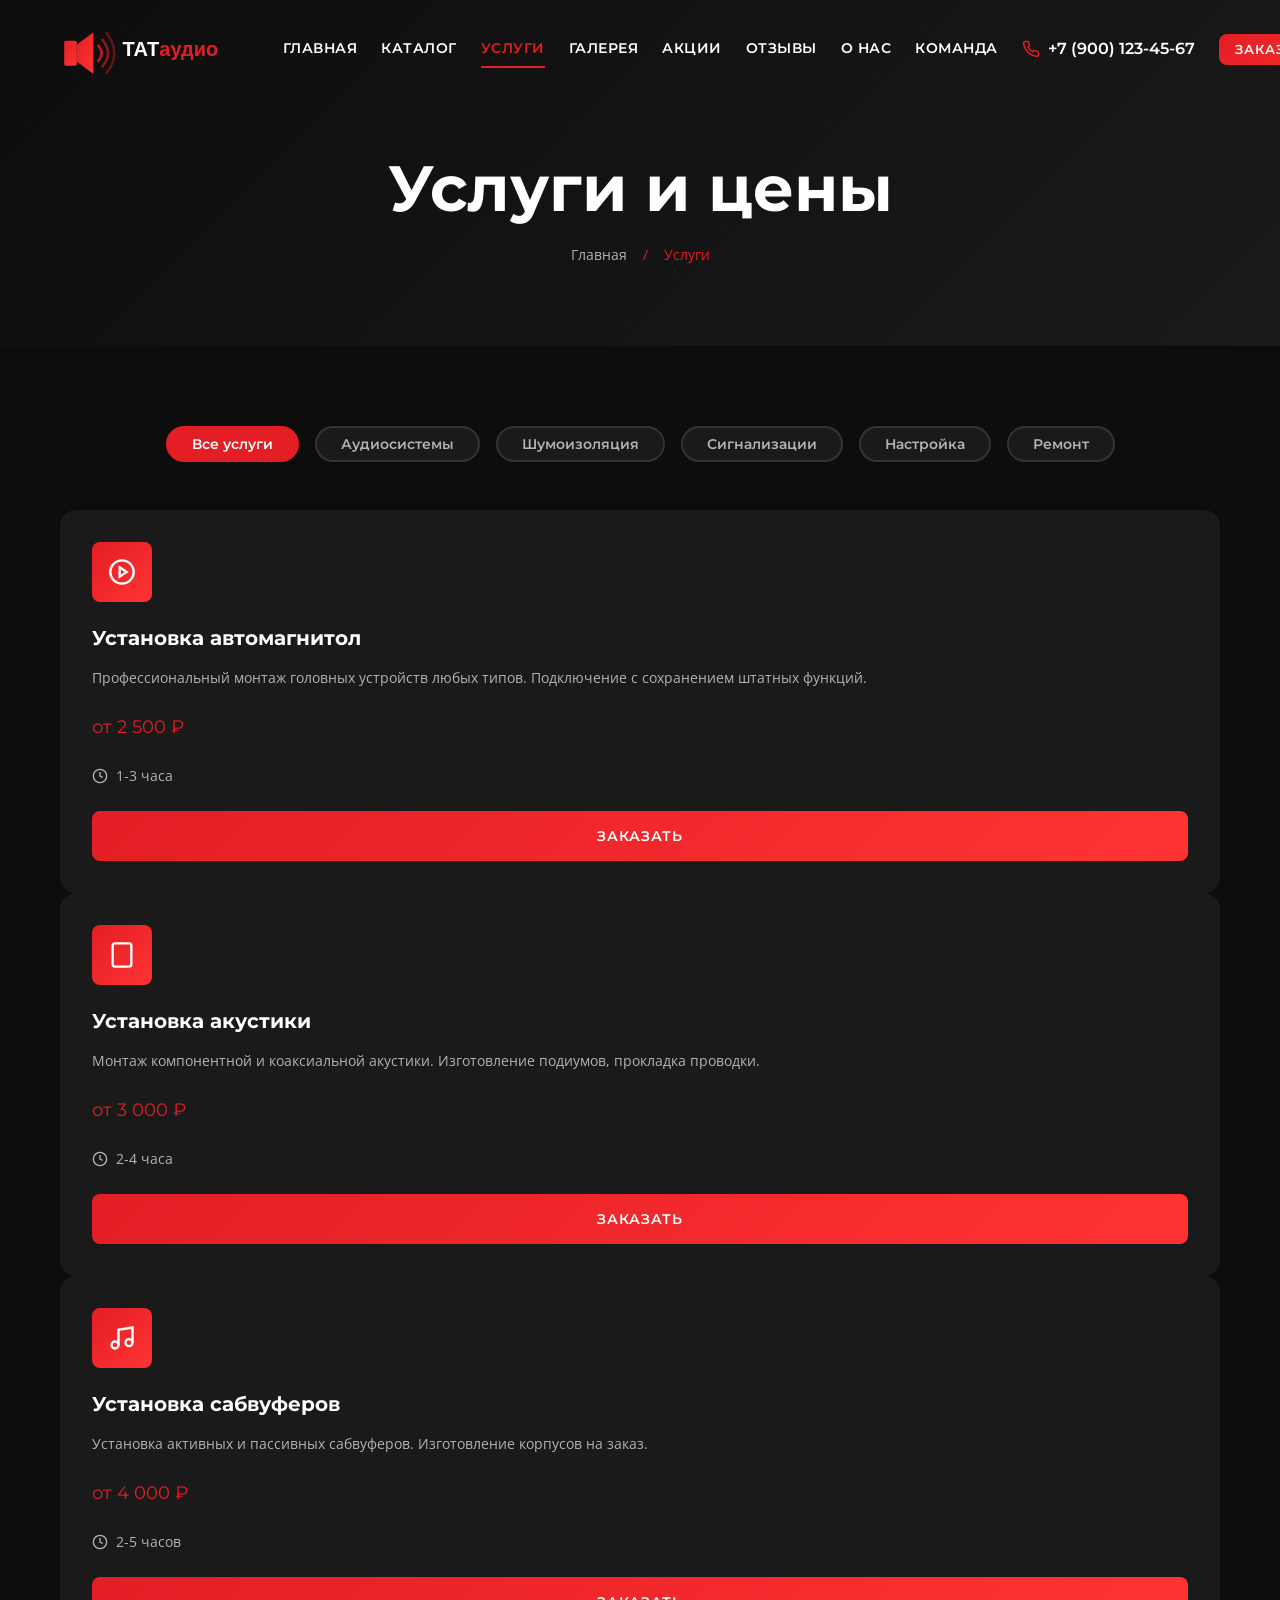
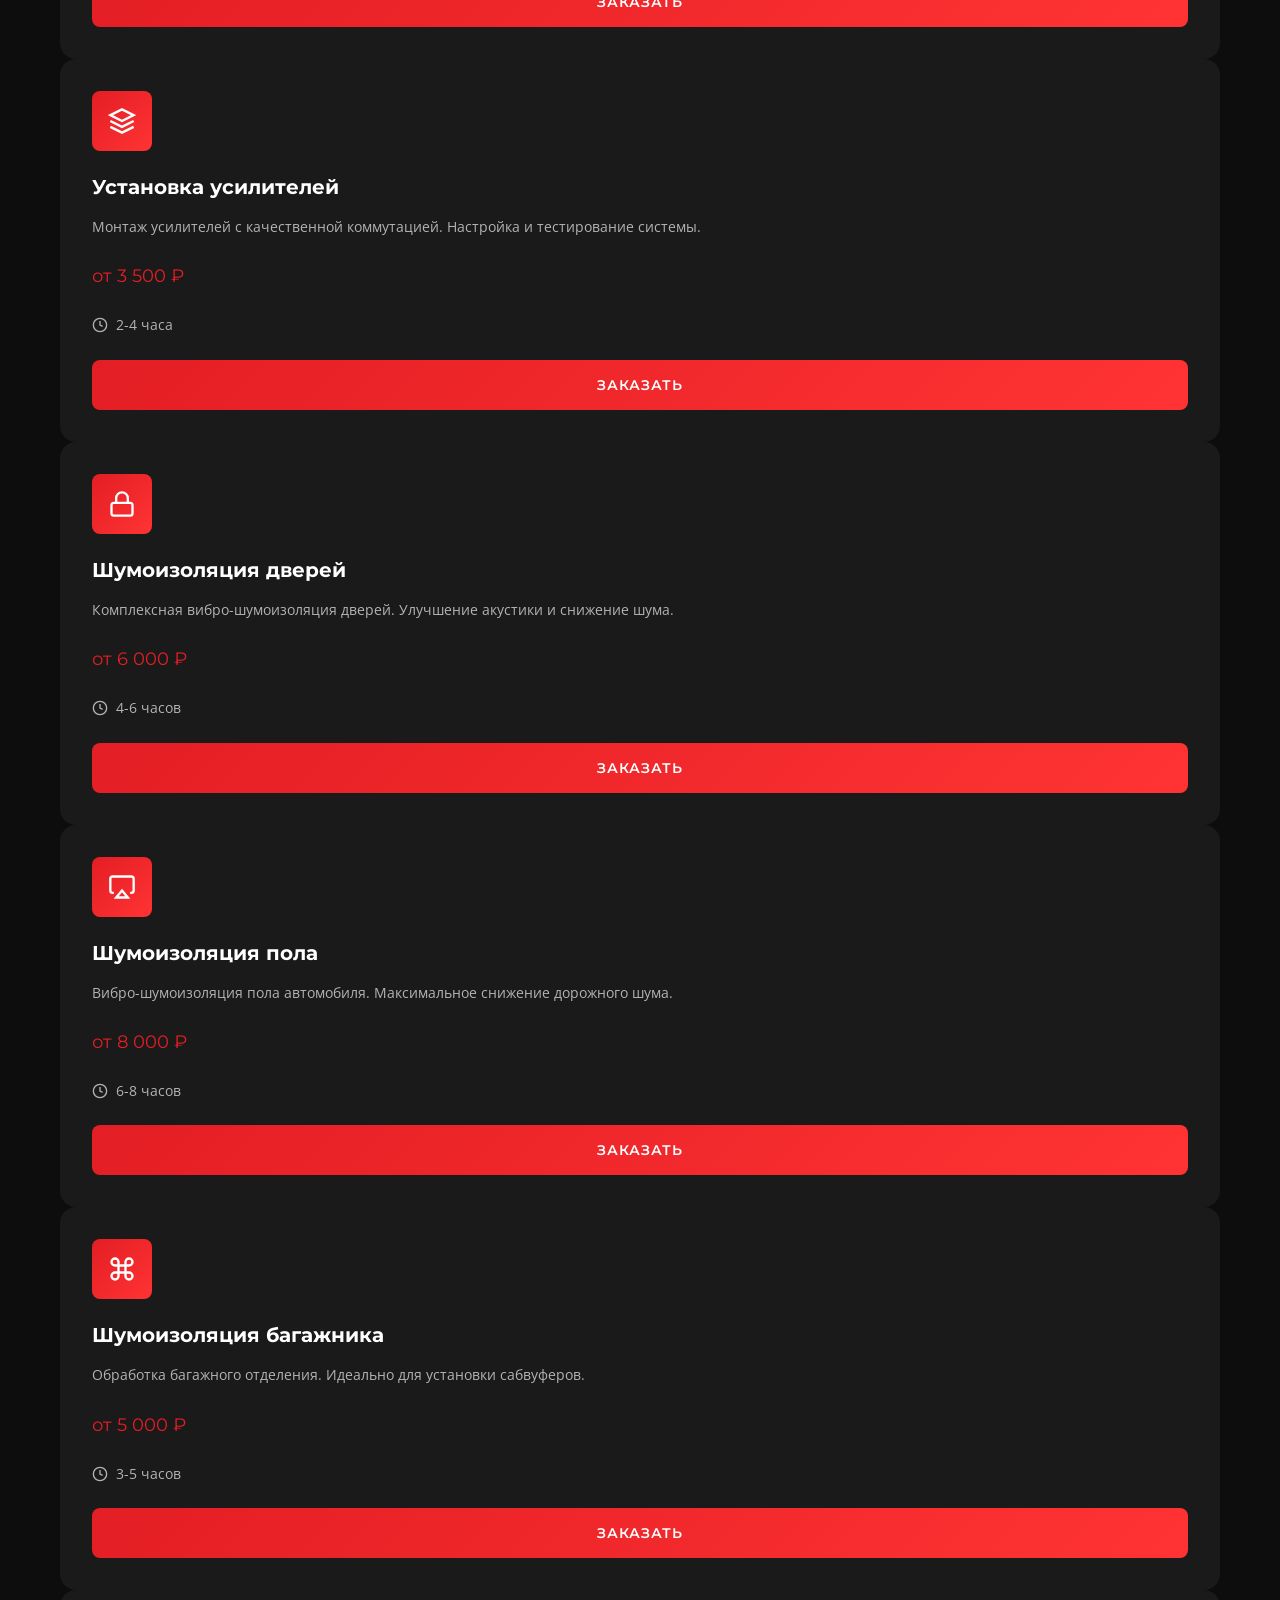
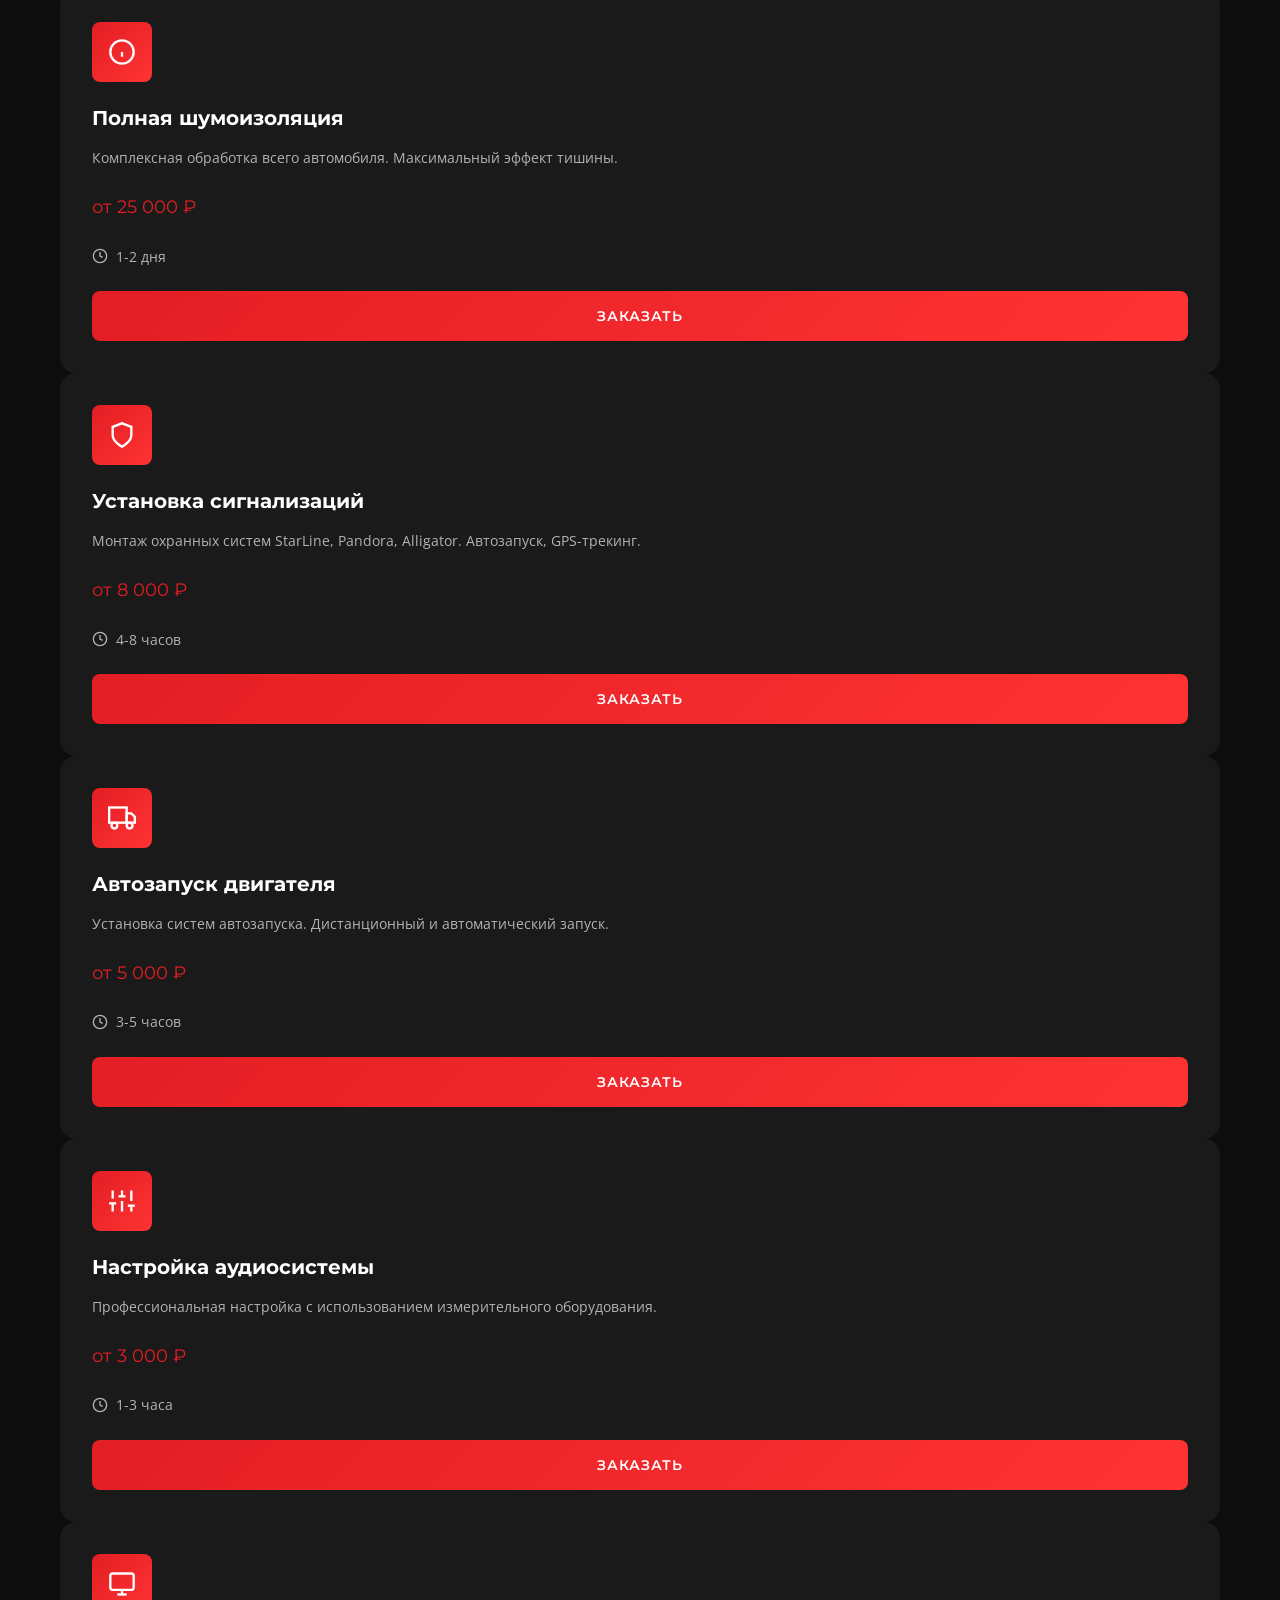
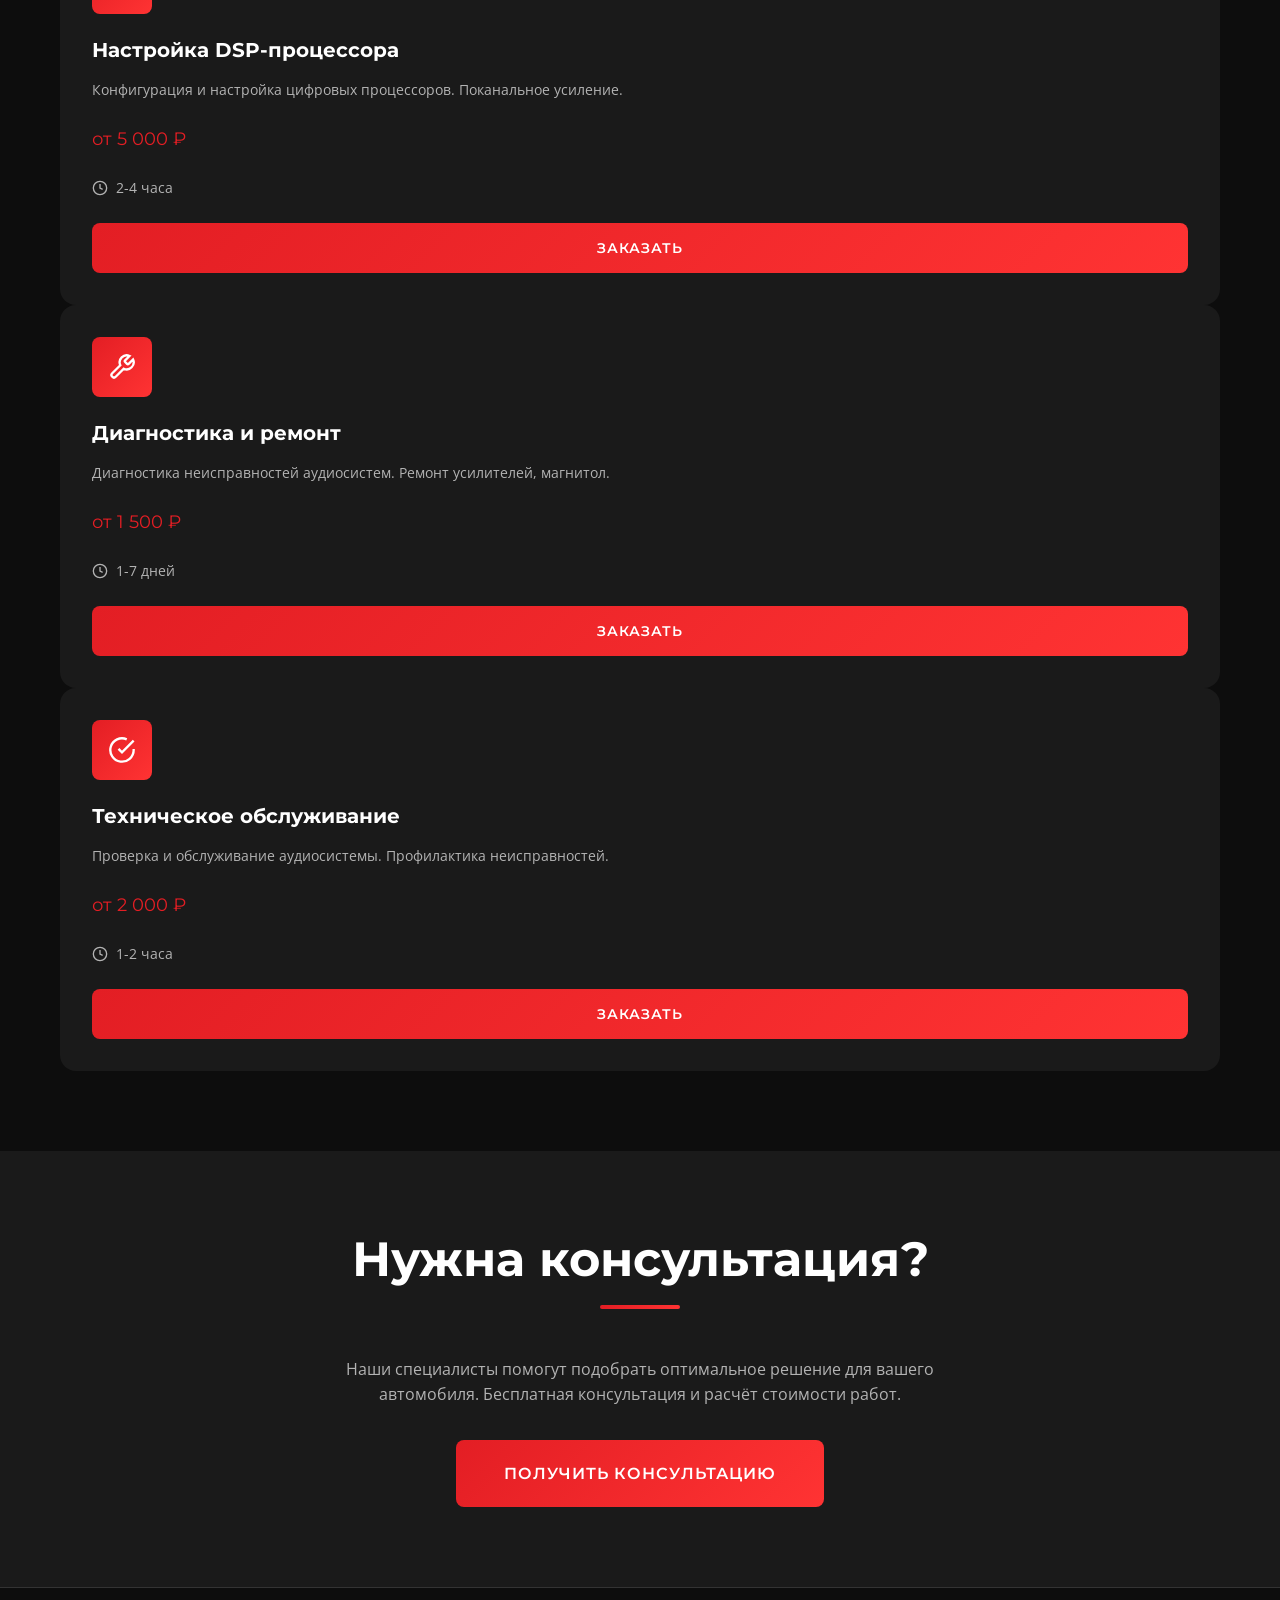
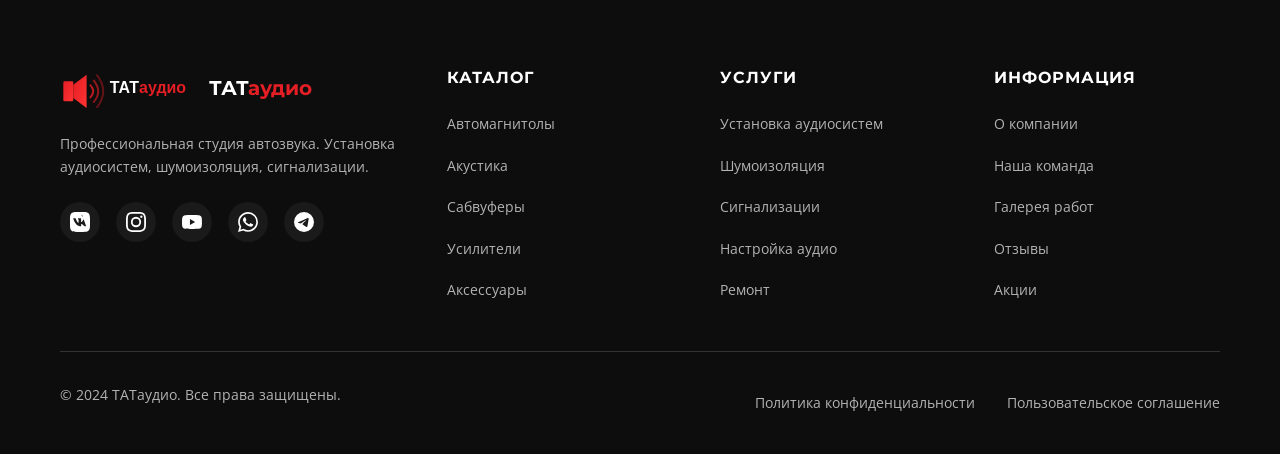
<file: services.html>
<!DOCTYPE html>
<html lang="ru">
<head>
  <meta charset="UTF-8">
  <meta name="viewport" content="width=device-width, initial-scale=1.0">
  <meta name="description" content="Услуги ТАТаудио - установка аудиосистем, шумоизоляция автомобиля, установка сигнализаций, настройка аудио, ремонт. Профессиональный сервис.">
  <meta name="keywords" content="установка автозвука, шумоизоляция, сигнализации, настройка аудио, ремонт аудиосистем, Казань">
  
  <!-- Open Graph -->
  <meta property="og:title" content="Услуги и цены - ТАТаудио">
  <meta property="og:description" content="Профессиональные услуги по установке аудиосистем, шумоизоляции, сигнализаций. Гарантия на все работы.">
  <meta property="og:type" content="website">
  <meta property="og:url" content="https://tataudio.ru/services.html">
  
  <!-- Favicon -->
  <link rel="icon" type="image/svg+xml" href="images/icons/favicon.svg">
  
  <!-- Fonts -->
  <link rel="preconnect" href="https://fonts.googleapis.com">
  <link rel="preconnect" href="https://fonts.gstatic.com" crossorigin>
  <link href="https://fonts.googleapis.com/css2?family=Montserrat:wght@400;500;600;700;800&family=Open+Sans:wght@400;500;600&display=swap" rel="stylesheet">
  
  <!-- Styles -->
  <link rel="stylesheet" href="css/style.css">
  <link rel="stylesheet" href="css/animations.css">
  <link rel="stylesheet" href="css/responsive.css">
  
  <title>Услуги и цены - ТАТаудио</title>
</head>
<body>
  <!-- Scroll Progress -->
  <div class="scroll-progress"></div>
  
  <!-- Header -->
  <header class="header header--scrolled">
    <div class="container header__container">
      <a href="index.html" class="header__logo">
        <img src="images/icons/logo.svg" alt="ТАТаудио" class="header__logo-img">
        <span class="header__logo-text">ТАТ<span>аудио</span></span>
      </a>
      
      <nav class="nav">
        <ul class="nav__list">
          <li class="nav__item"><a href="index.html" class="nav__link">Главная</a></li>
          <li class="nav__item"><a href="catalog.html" class="nav__link">Каталог</a></li>
          <li class="nav__item"><a href="services.html" class="nav__link nav__link--active">Услуги</a></li>
          <li class="nav__item"><a href="gallery.html" class="nav__link">Галерея</a></li>
          <li class="nav__item"><a href="promotions.html" class="nav__link">Акции</a></li>
          <li class="nav__item"><a href="reviews.html" class="nav__link">Отзывы</a></li>
          <li class="nav__item"><a href="about.html" class="nav__link">О нас</a></li>
          <li class="nav__item"><a href="team.html" class="nav__link">Команда</a></li>
        </ul>
      </nav>
      
      <div class="header__actions">
        <a href="tel:+79001234567" class="header__phone">
          <svg class="header__phone-icon" width="18" height="18" viewBox="0 0 24 24" fill="none" stroke="currentColor" stroke-width="2">
            <path d="M22 16.92v3a2 2 0 0 1-2.18 2 19.79 19.79 0 0 1-8.63-3.07 19.5 19.5 0 0 1-6-6 19.79 19.79 0 0 1-3.07-8.67A2 2 0 0 1 4.11 2h3a2 2 0 0 1 2 1.72 12.84 12.84 0 0 0 .7 2.81 2 2 0 0 1-.45 2.11L8.09 9.91a16 16 0 0 0 6 6l1.27-1.27a2 2 0 0 1 2.11-.45 12.84 12.84 0 0 0 2.81.7A2 2 0 0 1 22 16.92z"/>
          </svg>
          +7 (900) 123-45-67
        </a>
        <button class="btn btn--primary" data-modal="callback-modal">Заказать звонок</button>
      </div>
      
      <button class="menu-toggle" aria-label="Открыть меню">
        <span class="menu-toggle__bar"></span>
        <span class="menu-toggle__bar"></span>
        <span class="menu-toggle__bar"></span>
      </button>
    </div>
    <div class="nav-overlay"></div>
  </header>

  <!-- Main Content -->
  <main>
    <!-- Page Header -->
    <section class="page-header">
      <div class="container">
        <div class="page-header__content">
          <h1 class="page-header__title fade-in">Услуги и цены</h1>
          <nav class="page-header__breadcrumb fade-in-up">
            <a href="index.html">Главная</a>
            <span>/</span>
            <span>Услуги</span>
          </nav>
        </div>
      </div>
    </section>

    <!-- Services Section -->
    <section class="section">
      <div class="container">
        <!-- Filters -->
        <div class="filters fade-in">
          <button class="filter-btn filter-btn--active" data-service-filter="all">Все услуги</button>
          <button class="filter-btn" data-service-filter="audio">Аудиосистемы</button>
          <button class="filter-btn" data-service-filter="noise">Шумоизоляция</button>
          <button class="filter-btn" data-service-filter="alarm">Сигнализации</button>
          <button class="filter-btn" data-service-filter="tuning">Настройка</button>
          <button class="filter-btn" data-service-filter="repair">Ремонт</button>
        </div>

        <!-- Services Grid -->
        <div class="services__grid">
          <!-- Установка аудиосистем -->
          <article class="service-card fade-in-up" data-category="audio" id="audio">
            <div class="service-card__icon">
              <svg width="28" height="28" viewBox="0 0 24 24" fill="none" stroke="currentColor" stroke-width="2">
                <circle cx="12" cy="12" r="10"/>
                <polygon points="10 8 16 12 10 16 10 8"/>
              </svg>
            </div>
            <h3 class="service-card__title">Установка автомагнитол</h3>
            <p class="service-card__description">Профессиональный монтаж головных устройств любых типов. Подключение с сохранением штатных функций.</p>
            <div class="service-card__price">от 2 500 ₽</div>
            <div class="service-card__duration">
              <svg width="16" height="16" viewBox="0 0 24 24" fill="none" stroke="currentColor" stroke-width="2">
                <circle cx="12" cy="12" r="10"/>
                <polyline points="12 6 12 12 16 14"/>
              </svg>
              1-3 часа
            </div>
            <button class="btn btn--primary" data-modal="service-modal">Заказать</button>
          </article>

          <article class="service-card fade-in-up" data-category="audio">
            <div class="service-card__icon">
              <svg width="28" height="28" viewBox="0 0 24 24" fill="none" stroke="currentColor" stroke-width="2">
                <rect x="4" y="2" width="16" height="20" rx="2" ry="2"/>
                <line x1="12" y1="18" x2="12.01" y2="18"/>
              </svg>
            </div>
            <h3 class="service-card__title">Установка акустики</h3>
            <p class="service-card__description">Монтаж компонентной и коаксиальной акустики. Изготовление подиумов, прокладка проводки.</p>
            <div class="service-card__price">от 3 000 ₽</div>
            <div class="service-card__duration">
              <svg width="16" height="16" viewBox="0 0 24 24" fill="none" stroke="currentColor" stroke-width="2">
                <circle cx="12" cy="12" r="10"/>
                <polyline points="12 6 12 12 16 14"/>
              </svg>
              2-4 часа
            </div>
            <button class="btn btn--primary" data-modal="service-modal">Заказать</button>
          </article>

          <article class="service-card fade-in-up" data-category="audio">
            <div class="service-card__icon">
              <svg width="28" height="28" viewBox="0 0 24 24" fill="none" stroke="currentColor" stroke-width="2">
                <path d="M9 18V5l12-2v13"/>
                <circle cx="6" cy="18" r="3"/>
                <circle cx="18" cy="16" r="3"/>
              </svg>
            </div>
            <h3 class="service-card__title">Установка сабвуферов</h3>
            <p class="service-card__description">Установка активных и пассивных сабвуферов. Изготовление корпусов на заказ.</p>
            <div class="service-card__price">от 4 000 ₽</div>
            <div class="service-card__duration">
              <svg width="16" height="16" viewBox="0 0 24 24" fill="none" stroke="currentColor" stroke-width="2">
                <circle cx="12" cy="12" r="10"/>
                <polyline points="12 6 12 12 16 14"/>
              </svg>
              2-5 часов
            </div>
            <button class="btn btn--primary" data-modal="service-modal">Заказать</button>
          </article>

          <article class="service-card fade-in-up" data-category="audio">
            <div class="service-card__icon">
              <svg width="28" height="28" viewBox="0 0 24 24" fill="none" stroke="currentColor" stroke-width="2">
                <path d="M12 2L2 7l10 5 10-5-10-5z"/>
                <path d="M2 17l10 5 10-5"/>
                <path d="M2 12l10 5 10-5"/>
              </svg>
            </div>
            <h3 class="service-card__title">Установка усилителей</h3>
            <p class="service-card__description">Монтаж усилителей с качественной коммутацией. Настройка и тестирование системы.</p>
            <div class="service-card__price">от 3 500 ₽</div>
            <div class="service-card__duration">
              <svg width="16" height="16" viewBox="0 0 24 24" fill="none" stroke="currentColor" stroke-width="2">
                <circle cx="12" cy="12" r="10"/>
                <polyline points="12 6 12 12 16 14"/>
              </svg>
              2-4 часа
            </div>
            <button class="btn btn--primary" data-modal="service-modal">Заказать</button>
          </article>

          <!-- Шумоизоляция -->
          <article class="service-card fade-in-up" data-category="noise" id="noise">
            <div class="service-card__icon">
              <svg width="28" height="28" viewBox="0 0 24 24" fill="none" stroke="currentColor" stroke-width="2">
                <rect x="3" y="11" width="18" height="11" rx="2" ry="2"/>
                <path d="M7 11V7a5 5 0 0 1 10 0v4"/>
              </svg>
            </div>
            <h3 class="service-card__title">Шумоизоляция дверей</h3>
            <p class="service-card__description">Комплексная вибро-шумоизоляция дверей. Улучшение акустики и снижение шума.</p>
            <div class="service-card__price">от 6 000 ₽</div>
            <div class="service-card__duration">
              <svg width="16" height="16" viewBox="0 0 24 24" fill="none" stroke="currentColor" stroke-width="2">
                <circle cx="12" cy="12" r="10"/>
                <polyline points="12 6 12 12 16 14"/>
              </svg>
              4-6 часов
            </div>
            <button class="btn btn--primary" data-modal="service-modal">Заказать</button>
          </article>

          <article class="service-card fade-in-up" data-category="noise">
            <div class="service-card__icon">
              <svg width="28" height="28" viewBox="0 0 24 24" fill="none" stroke="currentColor" stroke-width="2">
                <path d="M5 17H4a2 2 0 0 1-2-2V5a2 2 0 0 1 2-2h16a2 2 0 0 1 2 2v10a2 2 0 0 1-2 2h-1"/>
                <polygon points="12 15 17 21 7 21 12 15"/>
              </svg>
            </div>
            <h3 class="service-card__title">Шумоизоляция пола</h3>
            <p class="service-card__description">Вибро-шумоизоляция пола автомобиля. Максимальное снижение дорожного шума.</p>
            <div class="service-card__price">от 8 000 ₽</div>
            <div class="service-card__duration">
              <svg width="16" height="16" viewBox="0 0 24 24" fill="none" stroke="currentColor" stroke-width="2">
                <circle cx="12" cy="12" r="10"/>
                <polyline points="12 6 12 12 16 14"/>
              </svg>
              6-8 часов
            </div>
            <button class="btn btn--primary" data-modal="service-modal">Заказать</button>
          </article>

          <article class="service-card fade-in-up" data-category="noise">
            <div class="service-card__icon">
              <svg width="28" height="28" viewBox="0 0 24 24" fill="none" stroke="currentColor" stroke-width="2">
                <path d="M18 3a3 3 0 0 0-3 3v12a3 3 0 0 0 3 3 3 3 0 0 0 3-3 3 3 0 0 0-3-3H6a3 3 0 0 0-3 3 3 3 0 0 0 3 3 3 3 0 0 0 3-3V6a3 3 0 0 0-3-3 3 3 0 0 0-3 3 3 3 0 0 0 3 3h12a3 3 0 0 0 3-3 3 3 0 0 0-3-3z"/>
              </svg>
            </div>
            <h3 class="service-card__title">Шумоизоляция багажника</h3>
            <p class="service-card__description">Обработка багажного отделения. Идеально для установки сабвуферов.</p>
            <div class="service-card__price">от 5 000 ₽</div>
            <div class="service-card__duration">
              <svg width="16" height="16" viewBox="0 0 24 24" fill="none" stroke="currentColor" stroke-width="2">
                <circle cx="12" cy="12" r="10"/>
                <polyline points="12 6 12 12 16 14"/>
              </svg>
              3-5 часов
            </div>
            <button class="btn btn--primary" data-modal="service-modal">Заказать</button>
          </article>

          <article class="service-card fade-in-up" data-category="noise">
            <div class="service-card__icon">
              <svg width="28" height="28" viewBox="0 0 24 24" fill="none" stroke="currentColor" stroke-width="2">
                <circle cx="12" cy="12" r="10"/>
                <path d="M12 16v-4"/>
                <path d="M12 8h.01"/>
              </svg>
            </div>
            <h3 class="service-card__title">Полная шумоизоляция</h3>
            <p class="service-card__description">Комплексная обработка всего автомобиля. Максимальный эффект тишины.</p>
            <div class="service-card__price">от 25 000 ₽</div>
            <div class="service-card__duration">
              <svg width="16" height="16" viewBox="0 0 24 24" fill="none" stroke="currentColor" stroke-width="2">
                <circle cx="12" cy="12" r="10"/>
                <polyline points="12 6 12 12 16 14"/>
              </svg>
              1-2 дня
            </div>
            <button class="btn btn--primary" data-modal="service-modal">Заказать</button>
          </article>

          <!-- Сигнализации -->
          <article class="service-card fade-in-up" data-category="alarm" id="alarm">
            <div class="service-card__icon">
              <svg width="28" height="28" viewBox="0 0 24 24" fill="none" stroke="currentColor" stroke-width="2">
                <path d="M12 22s8-4 8-10V5l-8-3-8 3v7c0 6 8 10 8 10z"/>
              </svg>
            </div>
            <h3 class="service-card__title">Установка сигнализаций</h3>
            <p class="service-card__description">Монтаж охранных систем StarLine, Pandora, Alligator. Автозапуск, GPS-трекинг.</p>
            <div class="service-card__price">от 8 000 ₽</div>
            <div class="service-card__duration">
              <svg width="16" height="16" viewBox="0 0 24 24" fill="none" stroke="currentColor" stroke-width="2">
                <circle cx="12" cy="12" r="10"/>
                <polyline points="12 6 12 12 16 14"/>
              </svg>
              4-8 часов
            </div>
            <button class="btn btn--primary" data-modal="service-modal">Заказать</button>
          </article>

          <article class="service-card fade-in-up" data-category="alarm">
            <div class="service-card__icon">
              <svg width="28" height="28" viewBox="0 0 24 24" fill="none" stroke="currentColor" stroke-width="2">
                <rect x="1" y="3" width="15" height="13"/>
                <polygon points="16 8 20 8 23 11 23 16 16 16 16 8"/>
                <circle cx="5.5" cy="18.5" r="2.5"/>
                <circle cx="18.5" cy="18.5" r="2.5"/>
              </svg>
            </div>
            <h3 class="service-card__title">Автозапуск двигателя</h3>
            <p class="service-card__description">Установка систем автозапуска. Дистанционный и автоматический запуск.</p>
            <div class="service-card__price">от 5 000 ₽</div>
            <div class="service-card__duration">
              <svg width="16" height="16" viewBox="0 0 24 24" fill="none" stroke="currentColor" stroke-width="2">
                <circle cx="12" cy="12" r="10"/>
                <polyline points="12 6 12 12 16 14"/>
              </svg>
              3-5 часов
            </div>
            <button class="btn btn--primary" data-modal="service-modal">Заказать</button>
          </article>

          <!-- Настройка -->
          <article class="service-card fade-in-up" data-category="tuning" id="tuning">
            <div class="service-card__icon">
              <svg width="28" height="28" viewBox="0 0 24 24" fill="none" stroke="currentColor" stroke-width="2">
                <line x1="4" y1="21" x2="4" y2="14"/>
                <line x1="4" y1="10" x2="4" y2="3"/>
                <line x1="12" y1="21" x2="12" y2="12"/>
                <line x1="12" y1="8" x2="12" y2="3"/>
                <line x1="20" y1="21" x2="20" y2="16"/>
                <line x1="20" y1="12" x2="20" y2="3"/>
                <line x1="1" y1="14" x2="7" y2="14"/>
                <line x1="9" y1="8" x2="15" y2="8"/>
                <line x1="17" y1="16" x2="23" y2="16"/>
              </svg>
            </div>
            <h3 class="service-card__title">Настройка аудиосистемы</h3>
            <p class="service-card__description">Профессиональная настройка с использованием измерительного оборудования.</p>
            <div class="service-card__price">от 3 000 ₽</div>
            <div class="service-card__duration">
              <svg width="16" height="16" viewBox="0 0 24 24" fill="none" stroke="currentColor" stroke-width="2">
                <circle cx="12" cy="12" r="10"/>
                <polyline points="12 6 12 12 16 14"/>
              </svg>
              1-3 часа
            </div>
            <button class="btn btn--primary" data-modal="service-modal">Заказать</button>
          </article>

          <article class="service-card fade-in-up" data-category="tuning">
            <div class="service-card__icon">
              <svg width="28" height="28" viewBox="0 0 24 24" fill="none" stroke="currentColor" stroke-width="2">
                <rect x="2" y="3" width="20" height="14" rx="2" ry="2"/>
                <line x1="8" y1="21" x2="16" y2="21"/>
                <line x1="12" y1="17" x2="12" y2="21"/>
              </svg>
            </div>
            <h3 class="service-card__title">Настройка DSP-процессора</h3>
            <p class="service-card__description">Конфигурация и настройка цифровых процессоров. Поканальное усиление.</p>
            <div class="service-card__price">от 5 000 ₽</div>
            <div class="service-card__duration">
              <svg width="16" height="16" viewBox="0 0 24 24" fill="none" stroke="currentColor" stroke-width="2">
                <circle cx="12" cy="12" r="10"/>
                <polyline points="12 6 12 12 16 14"/>
              </svg>
              2-4 часа
            </div>
            <button class="btn btn--primary" data-modal="service-modal">Заказать</button>
          </article>

          <!-- Ремонт -->
          <article class="service-card fade-in-up" data-category="repair" id="repair">
            <div class="service-card__icon">
              <svg width="28" height="28" viewBox="0 0 24 24" fill="none" stroke="currentColor" stroke-width="2">
                <path d="M14.7 6.3a1 1 0 0 0 0 1.4l1.6 1.6a1 1 0 0 0 1.4 0l3.77-3.77a6 6 0 0 1-7.94 7.94l-6.91 6.91a2.12 2.12 0 0 1-3-3l6.91-6.91a6 6 0 0 1 7.94-7.94l-3.76 3.76z"/>
              </svg>
            </div>
            <h3 class="service-card__title">Диагностика и ремонт</h3>
            <p class="service-card__description">Диагностика неисправностей аудиосистем. Ремонт усилителей, магнитол.</p>
            <div class="service-card__price">от 1 500 ₽</div>
            <div class="service-card__duration">
              <svg width="16" height="16" viewBox="0 0 24 24" fill="none" stroke="currentColor" stroke-width="2">
                <circle cx="12" cy="12" r="10"/>
                <polyline points="12 6 12 12 16 14"/>
              </svg>
              1-7 дней
            </div>
            <button class="btn btn--primary" data-modal="service-modal">Заказать</button>
          </article>

          <article class="service-card fade-in-up" data-category="repair">
            <div class="service-card__icon">
              <svg width="28" height="28" viewBox="0 0 24 24" fill="none" stroke="currentColor" stroke-width="2">
                <path d="M22 11.08V12a10 10 0 1 1-5.93-9.14"/>
                <polyline points="22 4 12 14.01 9 11.01"/>
              </svg>
            </div>
            <h3 class="service-card__title">Техническое обслуживание</h3>
            <p class="service-card__description">Проверка и обслуживание аудиосистемы. Профилактика неисправностей.</p>
            <div class="service-card__price">от 2 000 ₽</div>
            <div class="service-card__duration">
              <svg width="16" height="16" viewBox="0 0 24 24" fill="none" stroke="currentColor" stroke-width="2">
                <circle cx="12" cy="12" r="10"/>
                <polyline points="12 6 12 12 16 14"/>
              </svg>
              1-2 часа
            </div>
            <button class="btn btn--primary" data-modal="service-modal">Заказать</button>
          </article>
        </div>
      </div>
    </section>

    <!-- CTA Section -->
    <section class="section section--dark">
      <div class="container">
        <div class="text-center">
          <h2 class="section__title fade-in">Нужна консультация?</h2>
          <p class="fade-in mb-lg" style="max-width: 600px; margin-left: auto; margin-right: auto;">
            Наши специалисты помогут подобрать оптимальное решение для вашего автомобиля. 
            Бесплатная консультация и расчёт стоимости работ.
          </p>
          <div class="fade-in-up">
            <button class="btn btn--primary btn--lg" data-modal="callback-modal">Получить консультацию</button>
          </div>
        </div>
      </div>
    </section>
  </main>

  <!-- Footer -->
  <footer class="footer">
    <div class="container">
      <div class="footer__grid">
        <div class="footer__logo-section">
          <a href="index.html" class="footer__logo">
            <img src="images/icons/logo.svg" alt="ТАТаудио" class="footer__logo-img">
            <span class="footer__logo-text">ТАТ<span>аудио</span></span>
          </a>
          <p class="footer__description">Профессиональная студия автозвука. Установка аудиосистем, шумоизоляция, сигнализации.</p>
          <div class="footer__social">
            <a href="#" class="footer__social-link" aria-label="VK"><svg width="20" height="20" viewBox="0 0 24 24" fill="currentColor"><path d="M15.684 0H8.316C1.592 0 0 1.592 0 8.316v7.368C0 22.408 1.592 24 8.316 24h7.368C22.408 24 24 22.408 24 15.684V8.316C24 1.592 22.408 0 15.684 0zm3.692 17.123h-1.744c-.66 0-.864-.525-2.05-1.727-1.033-1-1.49-1.135-1.744-1.135-.356 0-.458.102-.458.593v1.575c0 .424-.135.678-1.253.678-1.846 0-3.896-1.118-5.335-3.202C4.624 10.857 4 8.57 4 8.096c0-.254.102-.491.593-.491h1.744c.44 0 .61.203.78.678.847 2.456 2.27 4.606 2.862 4.606.22 0 .322-.102.322-.66V9.721c-.068-1.186-.695-1.287-.695-1.71 0-.203.17-.407.44-.407h2.744c.373 0 .508.203.508.643v3.473c0 .372.17.508.271.508.22 0 .407-.136.813-.542 1.254-1.406 2.15-3.574 2.15-3.574.186-.305.254-.44 0-.78-.186-.254-.796-.779-1.203-1.253-.745-.847-1.32-1.558-1.473-2.05-.17-.49.085-.744.576-.744z"/></svg></a>
            <a href="#" class="footer__social-link" aria-label="Instagram"><svg width="20" height="20" viewBox="0 0 24 24" fill="currentColor"><path d="M12 2.163c3.204 0 3.584.012 4.85.07 3.252.148 4.771 1.691 4.919 4.919.058 1.265.069 1.645.069 4.849 0 3.205-.012 3.584-.069 4.849-.149 3.225-1.664 4.771-4.919 4.919-1.266.058-1.644.07-4.85.07-3.204 0-3.584-.012-4.849-.07-3.26-.149-4.771-1.699-4.919-4.92-.058-1.265-.07-1.644-.07-4.849 0-3.204.013-3.583.07-4.849.149-3.227 1.664-4.771 4.919-4.919 1.266-.057 1.645-.069 4.849-.069zM12 0C8.741 0 8.333.014 7.053.072 2.695.272.273 2.69.073 7.052.014 8.333 0 8.741 0 12c0 3.259.014 3.668.072 4.948.2 4.358 2.618 6.78 6.98 6.98C8.333 23.986 8.741 24 12 24c3.259 0 3.668-.014 4.948-.072 4.354-.2 6.782-2.618 6.979-6.98.059-1.28.073-1.689.073-4.948 0-3.259-.014-3.667-.072-4.947-.196-4.354-2.617-6.78-6.979-6.98C15.668.014 15.259 0 12 0zm0 5.838a6.162 6.162 0 100 12.324 6.162 6.162 0 000-12.324zM12 16a4 4 0 110-8 4 4 0 010 8zm6.406-11.845a1.44 1.44 0 100 2.881 1.44 1.44 0 000-2.881z"/></svg></a>
            <a href="#" class="footer__social-link" aria-label="YouTube"><svg width="20" height="20" viewBox="0 0 24 24" fill="currentColor"><path d="M23.498 6.186a3.016 3.016 0 0 0-2.122-2.136C19.505 3.545 12 3.545 12 3.545s-7.505 0-9.377.505A3.017 3.017 0 0 0 .502 6.186C0 8.07 0 12 0 12s0 3.93.502 5.814a3.016 3.016 0 0 0 2.122 2.136c1.871.505 9.376.505 9.376.505s7.505 0 9.377-.505a3.015 3.015 0 0 0 2.122-2.136C24 15.93 24 12 24 12s0-3.93-.502-5.814zM9.545 15.568V8.432L15.818 12l-6.273 3.568z"/></svg></a>
            <a href="#" class="footer__social-link" aria-label="WhatsApp"><svg width="20" height="20" viewBox="0 0 24 24" fill="currentColor"><path d="M17.472 14.382c-.297-.149-1.758-.867-2.03-.967-.273-.099-.471-.148-.67.15-.197.297-.767.966-.94 1.164-.173.199-.347.223-.644.075-.297-.15-1.255-.463-2.39-1.475-.883-.788-1.48-1.761-1.653-2.059-.173-.297-.018-.458.13-.606.134-.133.298-.347.446-.52.149-.174.198-.298.298-.497.099-.198.05-.371-.025-.52-.075-.149-.669-1.612-.916-2.207-.242-.579-.487-.5-.669-.51-.173-.008-.371-.01-.57-.01-.198 0-.52.074-.792.372-.272.297-1.04 1.016-1.04 2.479 0 1.462 1.065 2.875 1.213 3.074.149.198 2.096 3.2 5.077 4.487.709.306 1.262.489 1.694.625.712.227 1.36.195 1.871.118.571-.085 1.758-.719 2.006-1.413.248-.694.248-1.289.173-1.413-.074-.124-.272-.198-.57-.347m-5.421 7.403h-.004a9.87 9.87 0 01-5.031-1.378l-.361-.214-3.741.982.998-3.648-.235-.374a9.86 9.86 0 01-1.51-5.26c.001-5.45 4.436-9.884 9.888-9.884 2.64 0 5.122 1.03 6.988 2.898a9.825 9.825 0 012.893 6.994c-.003 5.45-4.437 9.884-9.885 9.884m8.413-18.297A11.815 11.815 0 0012.05 0C5.495 0 .16 5.335.157 11.892c0 2.096.547 4.142 1.588 5.945L.057 24l6.305-1.654a11.882 11.882 0 005.683 1.448h.005c6.554 0 11.89-5.335 11.893-11.893a11.821 11.821 0 00-3.48-8.413z"/></svg></a>
            <a href="#" class="footer__social-link" aria-label="Telegram"><svg width="20" height="20" viewBox="0 0 24 24" fill="currentColor"><path d="M11.944 0A12 12 0 0 0 0 12a12 12 0 0 0 12 12 12 12 0 0 0 12-12A12 12 0 0 0 12 0a12 12 0 0 0-.056 0zm4.962 7.224c.1-.002.321.023.465.14a.506.506 0 0 1 .171.325c.016.093.036.306.02.472-.18 1.898-.962 6.502-1.36 8.627-.168.9-.499 1.201-.82 1.23-.696.065-1.225-.46-1.9-.902-1.056-.693-1.653-1.124-2.678-1.8-1.185-.78-.417-1.21.258-1.91.177-.184 3.247-2.977 3.307-3.23.007-.032.014-.15-.056-.212s-.174-.041-.249-.024c-.106.024-1.793 1.14-5.061 3.345-.48.33-.913.49-1.302.48-.428-.008-1.252-.241-1.865-.44-.752-.245-1.349-.374-1.297-.789.027-.216.325-.437.893-.663 3.498-1.524 5.83-2.529 6.998-3.014 3.332-1.386 4.025-1.627 4.476-1.635z"/></svg></a>
          </div>
        </div>
        <div class="footer__column">
          <h4 class="footer__title">Каталог</h4>
          <ul class="footer__list">
            <li><a href="catalog.html?category=head-units" class="footer__link">Автомагнитолы</a></li>
            <li><a href="catalog.html?category=speakers" class="footer__link">Акустика</a></li>
            <li><a href="catalog.html?category=subwoofers" class="footer__link">Сабвуферы</a></li>
            <li><a href="catalog.html?category=amplifiers" class="footer__link">Усилители</a></li>
            <li><a href="catalog.html?category=accessories" class="footer__link">Аксессуары</a></li>
          </ul>
        </div>
        <div class="footer__column">
          <h4 class="footer__title">Услуги</h4>
          <ul class="footer__list">
            <li><a href="services.html#audio" class="footer__link">Установка аудиосистем</a></li>
            <li><a href="services.html#noise" class="footer__link">Шумоизоляция</a></li>
            <li><a href="services.html#alarm" class="footer__link">Сигнализации</a></li>
            <li><a href="services.html#tuning" class="footer__link">Настройка аудио</a></li>
            <li><a href="services.html#repair" class="footer__link">Ремонт</a></li>
          </ul>
        </div>
        <div class="footer__column">
          <h4 class="footer__title">Информация</h4>
          <ul class="footer__list">
            <li><a href="about.html" class="footer__link">О компании</a></li>
            <li><a href="team.html" class="footer__link">Наша команда</a></li>
            <li><a href="gallery.html" class="footer__link">Галерея работ</a></li>
            <li><a href="reviews.html" class="footer__link">Отзывы</a></li>
            <li><a href="promotions.html" class="footer__link">Акции</a></li>
          </ul>
        </div>
      </div>
      <div class="footer__bottom">
        <p class="footer__copyright">© 2024 ТАТаудио. Все права защищены.</p>
        <div class="footer__bottom-links">
          <a href="#" class="footer__bottom-link">Политика конфиденциальности</a>
          <a href="#" class="footer__bottom-link">Пользовательское соглашение</a>
        </div>
      </div>
    </div>
  </footer>

  <!-- Modals -->
  <div class="modal" id="callback-modal">
    <div class="modal__overlay"></div>
    <div class="modal__content">
      <button class="modal__close">&times;</button>
      <div class="modal__header"><h3 class="modal__title">Заказать звонок</h3></div>
      <div class="modal__body">
        <form data-validate>
          <div class="form-group">
            <label class="form-group__label form-group__label--required" for="callback-name">Ваше имя</label>
            <input type="text" class="form-group__input" id="callback-name" name="name" placeholder="Введите ваше имя" required>
            <span class="form-group__error">Введите ваше имя</span>
          </div>
          <div class="form-group">
            <label class="form-group__label form-group__label--required" for="callback-phone">Телефон</label>
            <input type="tel" class="form-group__input" id="callback-phone" name="phone" placeholder="+7 (___) ___-__-__" required>
            <span class="form-group__error">Введите корректный номер телефона</span>
          </div>
          <div class="form-group">
            <label class="form-checkbox">
              <input type="checkbox" class="form-checkbox__input" name="agree" required>
              <span class="form-checkbox__text">Я согласен с <a href="#">политикой конфиденциальности</a></span>
            </label>
          </div>
          <button type="submit" class="btn btn--primary btn--lg" style="width: 100%;">Перезвоните мне</button>
        </form>
      </div>
    </div>
  </div>

  <div class="modal" id="service-modal">
    <div class="modal__overlay"></div>
    <div class="modal__content">
      <button class="modal__close">&times;</button>
      <div class="modal__header"><h3 class="modal__title">Заказать услугу</h3></div>
      <div class="modal__body">
        <form data-validate>
          <div class="form-group">
            <label class="form-group__label form-group__label--required" for="service-name">Ваше имя</label>
            <input type="text" class="form-group__input" id="service-name" name="name" placeholder="Введите ваше имя" required>
          </div>
          <div class="form-group">
            <label class="form-group__label form-group__label--required" for="service-phone">Телефон</label>
            <input type="tel" class="form-group__input" id="service-phone" name="phone" placeholder="+7 (___) ___-__-__" required>
          </div>
          <div class="form-group">
            <label class="form-group__label" for="service-car">Марка и модель автомобиля</label>
            <input type="text" class="form-group__input" id="service-car" name="car" placeholder="Например: Toyota Camry">
          </div>
          <div class="form-group">
            <label class="form-group__label" for="service-message">Комментарий</label>
            <textarea class="form-group__textarea" id="service-message" name="message" placeholder="Опишите задачу"></textarea>
          </div>
          <div class="form-group">
            <label class="form-checkbox">
              <input type="checkbox" class="form-checkbox__input" name="agree" required>
              <span class="form-checkbox__text">Я согласен с <a href="#">политикой конфиденциальности</a></span>
            </label>
          </div>
          <button type="submit" class="btn btn--primary btn--lg" style="width: 100%;">Отправить заявку</button>
        </form>
      </div>
    </div>
  </div>

  <div class="notifications"></div>

  <!-- Scripts -->
  <script src="js/main.js"></script>
  <script src="js/animations.js"></script>
  <script src="js/components.js"></script>
</body>
</html>
</file>
<file: css/style.css>
/* ============================================
   ТАТаудио - Основные стили
   Студия автозвука
   ============================================ */

/* CSS Variables */
:root {
  /* Colors */
  --color-primary-bg: #0D0D0D;
  --color-secondary-bg: #1A1A1A;
  --color-accent: #E31E24;
  --color-accent-bright: #FF3333;
  --color-text-primary: #FFFFFF;
  --color-text-secondary: #B3B3B3;
  --color-border: #333333;
  --color-overlay: rgba(0, 0, 0, 0.7);
  
  /* Typography */
  --font-heading: 'Montserrat', 'Oswald', sans-serif;
  --font-body: 'Open Sans', 'Roboto', sans-serif;
  
  /* Spacing */
  --spacing-xs: 0.5rem;
  --spacing-sm: 1rem;
  --spacing-md: 1.5rem;
  --spacing-lg: 2rem;
  --spacing-xl: 3rem;
  --spacing-xxl: 5rem;
  
  /* Border Radius */
  --radius-sm: 4px;
  --radius-md: 8px;
  --radius-lg: 16px;
  --radius-xl: 24px;
  
  /* Transitions */
  --transition-fast: 0.2s ease;
  --transition-normal: 0.3s ease;
  --transition-slow: 0.5s ease;
  
  /* Shadows */
  --shadow-sm: 0 2px 4px rgba(0, 0, 0, 0.3);
  --shadow-md: 0 4px 8px rgba(0, 0, 0, 0.4);
  --shadow-lg: 0 8px 16px rgba(0, 0, 0, 0.5);
  --shadow-accent: 0 0 20px rgba(227, 30, 36, 0.3);
  
  /* Container */
  --container-max: 1400px;
  --container-padding: 20px;
}

/* Reset & Base Styles */
*,
*::before,
*::after {
  box-sizing: border-box;
  margin: 0;
  padding: 0;
}

html {
  scroll-behavior: smooth;
  font-size: 16px;
}

body {
  font-family: var(--font-body);
  background-color: var(--color-primary-bg);
  color: var(--color-text-primary);
  line-height: 1.6;
  overflow-x: hidden;
}

/* Typography */
h1, h2, h3, h4, h5, h6 {
  font-family: var(--font-heading);
  font-weight: 700;
  line-height: 1.2;
  margin-bottom: var(--spacing-md);
}

h1 {
  font-size: clamp(2rem, 5vw, 4rem);
}

h2 {
  font-size: clamp(1.75rem, 4vw, 3rem);
}

h3 {
  font-size: clamp(1.5rem, 3vw, 2rem);
}

h4 {
  font-size: clamp(1.25rem, 2.5vw, 1.5rem);
}

p {
  margin-bottom: var(--spacing-sm);
  color: var(--color-text-secondary);
}

a {
  color: var(--color-text-primary);
  text-decoration: none;
  transition: color var(--transition-fast);
}

a:hover {
  color: var(--color-accent);
}

img {
  max-width: 100%;
  height: auto;
  display: block;
}

ul, ol {
  list-style: none;
}

/* Container */
.container {
  max-width: var(--container-max);
  margin: 0 auto;
  padding: 0 var(--container-padding);
}

/* Section */
.section {
  padding: var(--spacing-xxl) 0;
}

.section--dark {
  background-color: var(--color-secondary-bg);
}

.section__title {
  text-align: center;
  margin-bottom: var(--spacing-xl);
  position: relative;
}

.section__title::after {
  content: '';
  display: block;
  width: 80px;
  height: 4px;
  background: linear-gradient(90deg, var(--color-accent), var(--color-accent-bright));
  margin: var(--spacing-sm) auto 0;
  border-radius: var(--radius-sm);
}

/* ============================================
   Header
   ============================================ */
.header {
  position: fixed;
  top: 0;
  left: 0;
  right: 0;
  z-index: 1000;
  background-color: transparent;
  transition: background-color var(--transition-normal), padding var(--transition-normal);
  padding: var(--spacing-md) 0;
}

.header--scrolled {
  background-color: rgba(13, 13, 13, 0.95);
  backdrop-filter: blur(10px);
  padding: var(--spacing-sm) 0;
  box-shadow: var(--shadow-md);
}

.header__container {
  display: flex;
  align-items: center;
  justify-content: space-between;
  flex-wrap: nowrap;
  gap: var(--spacing-md);
}

.header__logo {
  display: flex;
  align-items: center;
  gap: var(--spacing-sm);
  flex-shrink: 0;
}

.header__logo-img {
  height: 50px;
  width: auto;
}

.header__logo-text {
  position: absolute;
  width: 1px;
  height: 1px;
  padding: 0;
  margin: -1px;
  overflow: hidden;
  clip: rect(0, 0, 0, 0);
  white-space: nowrap;
  border: 0;
}

/* Navigation */
.nav {
  display: flex;
  align-items: center;
  gap: var(--spacing-md);
  flex: 1;
  justify-content: center;
}

.nav__list {
  display: flex;
  align-items: center;
  gap: var(--spacing-md);
  flex-wrap: nowrap;
}

.nav__link {
  font-family: var(--font-heading);
  font-size: 0.85rem;
  font-weight: 600;
  text-transform: uppercase;
  letter-spacing: 0.5px;
  position: relative;
  padding: var(--spacing-xs) 0;
  display: flex;
  align-items: center;
  white-space: nowrap;
}

.nav__link::after {
  content: '';
  position: absolute;
  bottom: 0;
  left: 0;
  width: 0;
  height: 2px;
  background: var(--color-accent);
  transition: width var(--transition-normal);
}

.nav__link:hover::after,
.nav__link--active::after {
  width: 100%;
}

.nav__link--active {
  color: var(--color-accent);
}

/* Header Actions */
.header__actions {
  display: flex;
  align-items: center;
  flex-wrap: nowrap;
  gap: var(--spacing-md);
}

.header__actions .btn {
  padding: 0.5rem 1rem;
  font-size: 0.8rem;
  flex-shrink: 0;
}

.header__phone {
  font-family: var(--font-heading);
  font-weight: 600;
  font-size: 1rem;
  display: flex;
  align-items: center;
  gap: var(--spacing-xs);
  white-space: nowrap;
  flex-shrink: 0;
}

.header__phone-icon {
  color: var(--color-accent);
}

/* Mobile Menu Toggle */
.menu-toggle {
  display: none;
  flex-direction: column;
  align-items: center;
  justify-content: center;
  gap: 5px;
  width: 44px;
  height: 44px;
  background: var(--color-accent);
  border: none;
  border-radius: var(--radius-md);
  cursor: pointer;
  padding: 10px;
  z-index: 1001;
  box-shadow: 0 2px 8px rgba(227, 30, 36, 0.4);
  transition: background var(--transition-normal), transform var(--transition-fast), box-shadow var(--transition-normal);
}

.menu-toggle:hover {
  background: var(--color-accent-bright);
  transform: scale(1.05);
  box-shadow: 0 4px 12px rgba(227, 30, 36, 0.5);
}

.menu-toggle:active {
  transform: scale(0.95);
}

.menu-toggle__bar {
  width: 22px;
  height: 3px;
  background-color: var(--color-text-primary);
  border-radius: var(--radius-sm);
  transition: transform var(--transition-normal), opacity var(--transition-normal);
}

.menu-toggle--active .menu-toggle__bar:nth-child(1) {
  transform: translateY(8px) rotate(45deg);
}

.menu-toggle--active .menu-toggle__bar:nth-child(2) {
  opacity: 0;
}

.menu-toggle--active .menu-toggle__bar:nth-child(3) {
  transform: translateY(-8px) rotate(-45deg);
}

/* ============================================
   Buttons
   ============================================ */
.btn {
  display: inline-flex;
  align-items: center;
  justify-content: center;
  gap: var(--spacing-xs);
  padding: var(--spacing-sm) var(--spacing-lg);
  font-family: var(--font-heading);
  font-size: 0.9rem;
  font-weight: 600;
  text-transform: uppercase;
  letter-spacing: 1px;
  border: none;
  border-radius: var(--radius-md);
  cursor: pointer;
  transition: all var(--transition-normal);
  position: relative;
  overflow: hidden;
}

.btn--primary {
  background: linear-gradient(135deg, var(--color-accent), var(--color-accent-bright));
  color: var(--color-text-primary);
}

.btn--primary:hover {
  background: linear-gradient(135deg, var(--color-accent-bright), #ff4444);
  transform: translateY(-2px);
  box-shadow: var(--shadow-accent);
  color: #ffffff;
}

.btn--outline {
  background: transparent;
  border: 2px solid var(--color-accent);
  color: var(--color-accent);
}

.btn--outline:hover {
  background: var(--color-accent);
  color: var(--color-text-primary);
}

.btn--white {
  background: var(--color-text-primary);
  color: var(--color-primary-bg);
}

.btn--white:hover {
  background: var(--color-accent);
  color: var(--color-text-primary);
}

.btn--lg {
  padding: var(--spacing-md) var(--spacing-xl);
  font-size: 1rem;
}

.btn--sm {
  padding: var(--spacing-xs) var(--spacing-sm);
  font-size: 0.8rem;
}

/* Ripple Effect */
.btn .ripple {
  position: absolute;
  border-radius: 50%;
  background: rgba(255, 255, 255, 0.3);
  transform: scale(0);
  animation: ripple 0.6s linear;
  pointer-events: none;
}

@keyframes ripple {
  to {
    transform: scale(4);
    opacity: 0;
  }
}

/* ============================================
   Hero Section
   ============================================ */
.hero {
  min-height: 100vh;
  display: flex;
  align-items: center;
  position: relative;
  overflow: hidden;
  background: linear-gradient(135deg, var(--color-primary-bg) 0%, var(--color-secondary-bg) 100%);
}

.hero__bg {
  position: absolute;
  top: 0;
  left: 0;
  right: 0;
  bottom: 0;
  z-index: 0;
}

.hero__bg-image {
  width: 100%;
  height: 100%;
  object-fit: cover;
  opacity: 0.3;
}

.hero__overlay {
  position: absolute;
  top: 0;
  left: 0;
  right: 0;
  bottom: 0;
  background: linear-gradient(135deg, rgba(13, 13, 13, 0.9) 0%, rgba(26, 26, 26, 0.8) 100%);
  z-index: 1;
}

.hero__particles {
  position: absolute;
  top: 0;
  left: 0;
  right: 0;
  bottom: 0;
  z-index: 2;
}

.hero__content {
  position: relative;
  z-index: 3;
  text-align: center;
  max-width: 900px;
  margin: 0 auto;
  padding: 100px var(--container-padding) var(--spacing-xxl);
}

.hero__badge {
  display: inline-block;
  background: rgba(227, 30, 36, 0.2);
  border: 1px solid var(--color-accent);
  color: var(--color-accent);
  padding: var(--spacing-xs) var(--spacing-md);
  border-radius: var(--radius-xl);
  font-size: 0.85rem;
  font-weight: 600;
  text-transform: uppercase;
  letter-spacing: 2px;
  margin-bottom: var(--spacing-md);
}

.hero__title {
  font-size: clamp(2.5rem, 6vw, 5rem);
  font-weight: 800;
  text-transform: uppercase;
  line-height: 1.1;
  margin-bottom: var(--spacing-md);
}

.hero__title span {
  color: var(--color-accent);
}

.hero__subtitle {
  font-size: clamp(1rem, 2vw, 1.25rem);
  color: var(--color-text-secondary);
  margin-bottom: var(--spacing-xl);
  max-width: 600px;
  margin-left: auto;
  margin-right: auto;
}

.hero__buttons {
  display: flex;
  gap: var(--spacing-md);
  justify-content: center;
  flex-wrap: wrap;
}

.hero__scroll {
  display: none;
}

.hero__scroll-icon {
  width: 30px;
  height: 50px;
  border: 2px solid var(--color-text-secondary);
  border-radius: var(--radius-xl);
  position: relative;
}

.hero__scroll-icon::before {
  content: '';
  position: absolute;
  top: 8px;
  left: 50%;
  transform: translateX(-50%);
  width: 4px;
  height: 10px;
  background: var(--color-accent);
  border-radius: var(--radius-sm);
  animation: scroll-indicator 2s infinite;
}

@keyframes bounce {
  0%, 20%, 50%, 80%, 100% {
    transform: translateX(-50%) translateY(0);
  }
  40% {
    transform: translateX(-50%) translateY(-10px);
  }
  60% {
    transform: translateX(-50%) translateY(-5px);
  }
}

@keyframes scroll-indicator {
  0% {
    opacity: 1;
    top: 8px;
  }
  100% {
    opacity: 0;
    top: 30px;
  }
}

/* ============================================
   About Section
   ============================================ */
.about {
  background-color: var(--color-secondary-bg);
}

.about__grid {
  display: grid;
  grid-template-columns: 1fr 1fr;
  gap: var(--spacing-xxl);
  align-items: center;
}

.about__image {
  position: relative;
}

.about__image img {
  border-radius: var(--radius-lg);
  box-shadow: var(--shadow-lg);
}

.about__image::before {
  content: '';
  position: absolute;
  top: -20px;
  left: -20px;
  width: 100px;
  height: 100px;
  border: 4px solid var(--color-accent);
  border-radius: var(--radius-md);
  z-index: -1;
}

.about__content {
  padding: var(--spacing-lg);
}

.about__subtitle {
  color: var(--color-accent);
  font-weight: 600;
  text-transform: uppercase;
  letter-spacing: 2px;
  margin-bottom: var(--spacing-sm);
}

.about__text {
  margin-bottom: var(--spacing-lg);
}

.about__stats {
  display: grid;
  grid-template-columns: repeat(3, 1fr);
  gap: var(--spacing-md);
  margin-top: var(--spacing-xl);
}

.stat {
  text-align: center;
  padding: var(--spacing-md);
  background: var(--color-primary-bg);
  border-radius: var(--radius-md);
}

.stat__number {
  font-family: var(--font-heading);
  font-size: 2.5rem;
  font-weight: 700;
  color: var(--color-accent);
  display: block;
}

.stat__label {
  font-size: 0.85rem;
  color: var(--color-text-secondary);
}

/* ============================================
   Categories Section
   ============================================ */
.categories__grid {
  display: grid;
  grid-template-columns: repeat(auto-fit, minmax(250px, 1fr));
  gap: var(--spacing-lg);
}

.category-card {
  position: relative;
  border-radius: var(--radius-lg);
  overflow: hidden;
  background: var(--color-secondary-bg);
  transition: transform var(--transition-normal), box-shadow var(--transition-normal);
  cursor: pointer;
}

.category-card:hover {
  transform: translateY(-10px);
  box-shadow: var(--shadow-accent);
}

.category-card__image {
  width: 100%;
  height: 200px;
  object-fit: cover;
  transition: transform var(--transition-slow);
}

.category-card:hover .category-card__image {
  transform: scale(1.1);
}

.category-card__overlay {
  position: absolute;
  bottom: 0;
  left: 0;
  right: 0;
  padding: var(--spacing-lg) var(--spacing-md);
  background: linear-gradient(transparent, rgba(0, 0, 0, 0.9));
  min-height: 80px;
  display: flex;
  flex-direction: column;
  justify-content: flex-end;
}

.category-card__title {
  font-size: 1.25rem;
  margin-bottom: var(--spacing-xs);
}

.category-card__count {
  font-size: 0.85rem;
  color: var(--color-text-secondary);
}

.category-card__icon {
  position: absolute;
  top: var(--spacing-md);
  right: var(--spacing-md);
  width: 50px;
  height: 50px;
  background: var(--color-accent);
  border-radius: 50%;
  display: flex;
  align-items: center;
  justify-content: center;
  font-size: 1.5rem;
  opacity: 0;
  transform: translateY(-10px);
  transition: opacity var(--transition-normal), transform var(--transition-normal);
}

.category-card:hover .category-card__icon {
  opacity: 1;
  transform: translateY(0);
}

/* ============================================
   Advantages Section
   ============================================ */
.advantages {
  background: var(--color-secondary-bg);
}

.advantages__grid {
  display: grid;
  grid-template-columns: repeat(auto-fit, minmax(280px, 1fr));
  gap: var(--spacing-lg);
}

.advantage-card {
  text-align: center;
  padding: var(--spacing-xl);
  background: var(--color-primary-bg);
  border-radius: var(--radius-lg);
  transition: transform var(--transition-normal);
  display: flex;
  flex-direction: column;
  min-height: 280px;
}

.advantage-card:hover {
  transform: translateY(-5px);
}

.advantage-card__icon {
  width: 80px;
  height: 80px;
  margin: 0 auto var(--spacing-md);
  background: linear-gradient(135deg, var(--color-accent), var(--color-accent-bright));
  border-radius: 50%;
  display: flex;
  align-items: center;
  justify-content: center;
  font-size: 2rem;
}

.advantage-card__title {
  font-size: 1.25rem;
  margin-bottom: var(--spacing-sm);
}

.advantage-card__text {
  font-size: 0.9rem;
  color: var(--color-text-secondary);
  margin-top: auto;
}

/* ============================================
   News Section
   ============================================ */
.news__grid {
  display: grid;
  grid-template-columns: repeat(auto-fit, minmax(300px, 1fr));
  gap: var(--spacing-lg);
}

.news-card {
  background: var(--color-secondary-bg);
  border-radius: var(--radius-lg);
  overflow: hidden;
  transition: transform var(--transition-normal), box-shadow var(--transition-normal);
}

.news-card:hover {
  transform: translateY(-5px);
  box-shadow: var(--shadow-lg);
}

.news-card__image {
  width: 100%;
  height: 200px;
  object-fit: cover;
}

.news-card__content {
  padding: var(--spacing-md);
  display: flex;
  flex-direction: column;
  min-height: 140px;
}

.news-card__date {
  font-size: 0.85rem;
  color: var(--color-accent);
  margin-bottom: var(--spacing-xs);
}

.news-card__title {
  font-size: 1.1rem;
  margin-bottom: var(--spacing-sm);
  transition: color var(--transition-fast);
}

.news-card:hover .news-card__title {
  color: var(--color-accent);
}

.news-card__excerpt {
  font-size: 0.9rem;
  color: var(--color-text-secondary);
  margin-bottom: var(--spacing-sm);
}

.news-card__link {
  font-weight: 600;
  color: var(--color-accent);
  display: inline-flex;
  align-items: center;
  gap: var(--spacing-xs);
}

.news-card__link:hover {
  gap: var(--spacing-sm);
}

/* ============================================
   Contact Section
   ============================================ */
.contact {
  background: var(--color-secondary-bg);
}

.contact__grid {
  display: grid;
  grid-template-columns: 1fr 1fr;
  gap: var(--spacing-xxl);
}

.contact__info {
  padding: var(--spacing-lg);
}

.contact__item {
  display: flex;
  align-items: flex-start;
  gap: var(--spacing-md);
  margin-bottom: var(--spacing-lg);
}

.contact__icon {
  width: 50px;
  height: 50px;
  background: var(--color-accent);
  border-radius: 50%;
  display: flex;
  align-items: center;
  justify-content: center;
  font-size: 1.25rem;
  flex-shrink: 0;
}

.contact__label {
  font-size: 0.85rem;
  color: var(--color-text-secondary);
  margin-bottom: var(--spacing-xs);
}

.contact__value {
  font-family: var(--font-heading);
  font-weight: 600;
  font-size: 1.1rem;
}

.contact__value a {
  color: var(--color-text-primary);
}

.contact__value a:hover {
  color: var(--color-accent);
}

/* Contact Form */
.contact-form {
  background: var(--color-primary-bg);
  padding: var(--spacing-xl);
  border-radius: var(--radius-lg);
}

.contact-form__title {
  margin-bottom: var(--spacing-lg);
}

.form-group {
  margin-bottom: var(--spacing-md);
}

.form-group__label {
  display: block;
  margin-bottom: var(--spacing-xs);
  font-weight: 600;
  font-size: 0.9rem;
}

.form-group__label--required::after {
  content: ' *';
  color: var(--color-accent);
}

.form-group__input,
.form-group__textarea {
  width: 100%;
  padding: var(--spacing-sm);
  background: var(--color-secondary-bg);
  border: 2px solid var(--color-border);
  border-radius: var(--radius-md);
  color: var(--color-text-primary);
  font-family: var(--font-body);
  font-size: 1rem;
  transition: border-color var(--transition-fast);
}

.form-group__input:focus,
.form-group__textarea:focus {
  outline: none;
  border-color: var(--color-accent);
}

.form-group__input::placeholder,
.form-group__textarea::placeholder {
  color: var(--color-text-secondary);
}

.form-group__textarea {
  min-height: 120px;
  resize: vertical;
}

.form-group__error {
  color: var(--color-accent);
  font-size: 0.8rem;
  margin-top: var(--spacing-xs);
  display: none;
}

.form-group--error .form-group__error {
  display: block;
}

.form-group--error .form-group__input,
.form-group--error .form-group__textarea {
  border-color: var(--color-accent);
}

.form-checkbox {
  display: flex;
  align-items: flex-start;
  gap: var(--spacing-sm);
  cursor: pointer;
}

.form-checkbox__input {
  width: 20px;
  height: 20px;
  accent-color: var(--color-accent);
  cursor: pointer;
}

.form-checkbox__text {
  font-size: 0.85rem;
  color: var(--color-text-secondary);
}

.form-checkbox__text a {
  color: var(--color-accent);
  text-decoration: underline;
}

/* ============================================
   Footer
   ============================================ */
.footer {
  background: var(--color-primary-bg);
  padding: var(--spacing-xxl) 0 var(--spacing-lg);
  border-top: 1px solid var(--color-border);
}

.footer__grid {
  display: grid;
  grid-template-columns: 2fr 1fr 1fr 1fr;
  gap: var(--spacing-xl);
  margin-bottom: var(--spacing-xl);
}

.footer__logo {
  display: flex;
  align-items: center;
  gap: var(--spacing-sm);
  margin-bottom: var(--spacing-md);
}

.footer__logo-img {
  height: 40px;
}

.footer__logo-text {
  font-family: var(--font-heading);
  font-size: 1.25rem;
  font-weight: 700;
}

.footer__logo-text span {
  color: var(--color-accent);
}

.footer__description {
  color: var(--color-text-secondary);
  font-size: 0.9rem;
  margin-bottom: var(--spacing-md);
}

.footer__social {
  display: flex;
  gap: var(--spacing-sm);
}

.footer__social-link {
  width: 40px;
  height: 40px;
  background: var(--color-secondary-bg);
  border-radius: 50%;
  display: flex;
  align-items: center;
  justify-content: center;
  transition: background var(--transition-fast), transform var(--transition-fast);
}

.footer__social-link:hover {
  background: var(--color-accent);
  transform: translateY(-3px);
}

.footer__title {
  font-size: 1rem;
  margin-bottom: var(--spacing-md);
  text-transform: uppercase;
  letter-spacing: 1px;
}

.footer__list {
  display: flex;
  flex-direction: column;
  gap: var(--spacing-sm);
}

.footer__link {
  color: var(--color-text-secondary);
  font-size: 0.9rem;
  transition: color var(--transition-fast), padding-left var(--transition-fast);
}

.footer__link:hover {
  color: var(--color-accent);
  padding-left: var(--spacing-xs);
}

.footer__contact-item {
  display: flex;
  align-items: center;
  gap: var(--spacing-sm);
  margin-bottom: var(--spacing-sm);
  color: var(--color-text-secondary);
  font-size: 0.9rem;
}

.footer__contact-item i {
  color: var(--color-accent);
}

.footer__bottom {
  padding-top: var(--spacing-lg);
  border-top: 1px solid var(--color-border);
  display: flex;
  justify-content: space-between;
  align-items: center;
  flex-wrap: wrap;
  gap: var(--spacing-md);
  margin-top: var(--spacing-xl);
}

.footer__copyright {
  color: var(--color-text-secondary);
  font-size: 0.85rem;
}

.footer__bottom-links {
  display: flex;
  gap: var(--spacing-lg);
}

.footer__bottom-link {
  color: var(--color-text-secondary);
  font-size: 0.85rem;
}

.footer__bottom-link:hover {
  color: var(--color-accent);
}

/* ============================================
   Modal
   ============================================ */
.modal {
  position: fixed;
  top: 0;
  left: 0;
  right: 0;
  bottom: 0;
  z-index: 2000;
  display: flex;
  align-items: center;
  justify-content: center;
  opacity: 0;
  visibility: hidden;
  transition: opacity var(--transition-normal), visibility var(--transition-normal);
}

.modal--active {
  opacity: 1;
  visibility: visible;
}

.modal__overlay {
  position: absolute;
  top: 0;
  left: 0;
  right: 0;
  bottom: 0;
  background: rgba(0, 0, 0, 0.8);
}

.modal__content {
  position: relative;
  background: var(--color-secondary-bg);
  border-radius: var(--radius-lg);
  max-width: 600px;
  width: 90%;
  max-height: 90vh;
  overflow-y: auto;
  transform: translateY(20px);
  transition: transform var(--transition-normal);
}

.modal--active .modal__content {
  transform: translateY(0);
}

.modal__close {
  position: absolute;
  top: var(--spacing-md);
  right: var(--spacing-md);
  width: 40px;
  height: 40px;
  background: var(--color-primary-bg);
  border: none;
  border-radius: 50%;
  color: var(--color-text-primary);
  font-size: 1.5rem;
  cursor: pointer;
  transition: background var(--transition-fast), transform var(--transition-fast);
  display: flex;
  align-items: center;
  justify-content: center;
}

.modal__close:hover {
  background: var(--color-accent);
  transform: rotate(90deg);
}

.modal__header {
  padding: var(--spacing-lg);
  border-bottom: 1px solid var(--color-border);
}

.modal__title {
  margin-bottom: 0;
}

.modal__body {
  padding: var(--spacing-lg);
}

/* ============================================
   Page Header
   ============================================ */
.page-header {
  padding: 150px 0 var(--spacing-xxl);
  background: linear-gradient(135deg, var(--color-primary-bg) 0%, var(--color-secondary-bg) 100%);
  position: relative;
  overflow: hidden;
  min-height: 200px;
}

.page-header::before {
  content: '';
  position: absolute;
  top: 0;
  left: 0;
  right: 0;
  bottom: 0;
  background: url('data:image/svg+xml,<svg xmlns="http://www.w3.org/2000/svg" viewBox="0 0 100 100"><circle cx="50" cy="50" r="1" fill="%23E31E24" opacity="0.1"/></svg>');
  background-size: 50px 50px;
}

.page-header__content {
  position: relative;
  z-index: 1;
  text-align: center;
}

.page-header__title {
  margin-bottom: var(--spacing-sm);
}

.page-header__breadcrumb {
  display: flex;
  justify-content: center;
  gap: var(--spacing-sm);
  font-size: 0.9rem;
}

.page-header__breadcrumb a {
  color: var(--color-text-secondary);
}

.page-header__breadcrumb a:hover {
  color: var(--color-accent);
}

.page-header__breadcrumb span {
  color: var(--color-accent);
}

/* ============================================
   Product Card
   ============================================ */
.product-card {
  background: var(--color-secondary-bg);
  border-radius: var(--radius-lg);
  overflow: hidden;
  transition: transform var(--transition-normal), box-shadow var(--transition-normal);
}

.product-card:hover {
  transform: translateY(-5px);
  box-shadow: var(--shadow-accent);
}

.product-card__image {
  position: relative;
  height: 200px;
  overflow: hidden;
}

.product-card__image img {
  width: 100%;
  height: 100%;
  object-fit: cover;
  transition: transform var(--transition-slow);
}

.product-card:hover .product-card__image img {
  transform: scale(1.1);
}

.product-card__badge {
  position: absolute;
  top: var(--spacing-sm);
  left: var(--spacing-sm);
  background: var(--color-accent);
  color: var(--color-text-primary);
  padding: var(--spacing-xs) var(--spacing-sm);
  border-radius: var(--radius-sm);
  font-size: 0.75rem;
  font-weight: 600;
  text-transform: uppercase;
}

.product-card__content {
  padding: var(--spacing-md);
  display: flex;
  flex-direction: column;
  min-height: 160px;
}

.product-card__category {
  font-size: 0.8rem;
  color: var(--color-accent);
  text-transform: uppercase;
  letter-spacing: 1px;
  margin-bottom: var(--spacing-xs);
}

.product-card__title {
  font-size: 1.1rem;
  margin-bottom: var(--spacing-sm);
  transition: color var(--transition-fast);
}

.product-card:hover .product-card__title {
  color: var(--color-accent);
}

.product-card__description {
  font-size: 0.9rem;
  color: var(--color-text-secondary);
  margin-bottom: var(--spacing-sm);
  display: -webkit-box;
  -webkit-line-clamp: 2;
  -webkit-box-orient: vertical;
  overflow: hidden;
}

.product-card__footer {
  display: flex;
  justify-content: space-between;
  align-items: center;
  margin-top: auto;
  padding-top: var(--spacing-sm);
}

.product-card__price {
  font-family: var(--font-heading);
  font-size: 1.25rem;
  font-weight: 700;
  color: var(--color-accent);
}

/* ============================================
   Service Card
   ============================================ */
.service-card {
  background: var(--color-secondary-bg);
  border-radius: var(--radius-lg);
  padding: var(--spacing-lg);
  transition: transform var(--transition-normal), box-shadow var(--transition-normal);
  display: flex;
  flex-direction: column;
  min-height: 320px;
}

.service-card:hover {
  transform: translateY(-5px);
  box-shadow: var(--shadow-accent);
}

.service-card__icon {
  width: 60px;
  height: 60px;
  background: linear-gradient(135deg, var(--color-accent), var(--color-accent-bright));
  border-radius: var(--radius-md);
  display: flex;
  align-items: center;
  justify-content: center;
  font-size: 1.5rem;
  margin-bottom: var(--spacing-md);
}

.service-card__title {
  font-size: 1.25rem;
  margin-bottom: var(--spacing-sm);
}

.service-card__description {
  font-size: 0.9rem;
  color: var(--color-text-secondary);
  margin-bottom: var(--spacing-md);
}

.service-card__price {
  font-family: var(--font-heading);
  font-size: 1.1rem;
  color: var(--color-accent);
  margin-bottom: var(--spacing-md);
}

.service-card__duration {
  font-size: 0.85rem;
  color: var(--color-text-secondary);
  margin-bottom: var(--spacing-md);
  display: flex;
  align-items: center;
  gap: var(--spacing-xs);
  margin-top: auto;
}

/* ============================================
   Review Card
   ============================================ */
.review-card {
  background: var(--color-secondary-bg);
  border-radius: var(--radius-lg);
  padding: var(--spacing-lg);
  display: flex;
  flex-direction: column;
}

.review-card__header {
  display: flex;
  align-items: center;
  gap: var(--spacing-md);
  margin-bottom: var(--spacing-md);
}

.review-card__avatar {
  width: 60px;
  height: 60px;
  border-radius: 50%;
  object-fit: cover;
  background: var(--color-accent);
  display: flex;
  align-items: center;
  justify-content: center;
  font-size: 1.5rem;
  font-weight: 700;
}

.review-card__info {
  flex: 1;
}

.review-card__name {
  font-weight: 600;
  margin-bottom: var(--spacing-xs);
}

.review-card__date {
  font-size: 0.85rem;
  color: var(--color-text-secondary);
}

.review-card__rating {
  display: flex;
  gap: 2px;
}

.review-card__star {
  color: #FFD700;
  font-size: 1rem;
}

.review-card__star--empty {
  color: var(--color-border);
}

.review-card__text {
  font-size: 0.95rem;
  color: var(--color-text-secondary);
  line-height: 1.7;
  margin-bottom: var(--spacing-md);
}

.review-card__photos {
  display: flex;
  gap: var(--spacing-sm);
}

.review-card__photo {
  width: 80px;
  height: 80px;
  border-radius: var(--radius-md);
  object-fit: cover;
  cursor: pointer;
  transition: transform var(--transition-fast);
}

.review-card__photo:hover {
  transform: scale(1.05);
}

.review-card__response {
  background: var(--color-primary-bg);
  border-radius: var(--radius-md);
  padding: var(--spacing-md);
  margin-top: var(--spacing-md);
  border-left: 3px solid var(--color-accent);
}

.review-card__response-title {
  font-weight: 600;
  margin-bottom: var(--spacing-xs);
  color: var(--color-accent);
}

/* ============================================
   Team Card
   ============================================ */
.team-card {
  background: var(--color-secondary-bg);
  border-radius: var(--radius-lg);
  overflow: hidden;
  text-align: center;
  transition: transform var(--transition-normal), box-shadow var(--transition-normal);
}

.team-card:hover {
  transform: translateY(-5px);
  box-shadow: var(--shadow-accent);
}

.team-card__image {
  width: 100%;
  height: 300px;
  object-fit: cover;
  filter: grayscale(100%);
  transition: filter var(--transition-normal);
}

.team-card:hover .team-card__image {
  filter: grayscale(0%);
}

.team-card__content {
  padding: var(--spacing-lg);
  display: flex;
  flex-direction: column;
  min-height: 120px;
}

.team-card__name {
  font-size: 1.25rem;
  margin-bottom: var(--spacing-xs);
}

.team-card__position {
  color: var(--color-accent);
  font-size: 0.9rem;
  margin-bottom: var(--spacing-sm);
}

.team-card__experience {
  font-size: 0.85rem;
  color: var(--color-text-secondary);
}

/* ============================================
   Gallery
   ============================================ */
.gallery__grid {
  display: grid;
  grid-template-columns: repeat(auto-fill, minmax(280px, 1fr));
  gap: var(--spacing-md);
}

.gallery-item {
  position: relative;
  border-radius: var(--radius-md);
  overflow: hidden;
  cursor: pointer;
}

.gallery-item__image {
  width: 100%;
  height: 250px;
  object-fit: cover;
  transition: transform var(--transition-slow);
}

.gallery-item:hover .gallery-item__image {
  transform: scale(1.1);
}

.gallery-item__overlay {
  position: absolute;
  top: 0;
  left: 0;
  right: 0;
  bottom: 0;
  background: rgba(0, 0, 0, 0.7);
  display: flex;
  flex-direction: column;
  align-items: center;
  justify-content: center;
  opacity: 0;
  transition: opacity var(--transition-normal);
  padding: var(--spacing-md);
}

.gallery-item:hover .gallery-item__overlay {
  opacity: 1;
}

.gallery-item__title {
  color: var(--color-text-primary);
  font-size: 1.1rem;
  margin-bottom: var(--spacing-xs);
  text-align: center;
}

.gallery-item__category {
  color: var(--color-accent);
  font-size: 0.85rem;
}

/* ============================================
   Promotion Card
   ============================================ */
.promotion-card {
  background: var(--color-secondary-bg);
  border-radius: var(--radius-lg);
  overflow: hidden;
  position: relative;
}

.promotion-card__badge {
  position: absolute;
  top: var(--spacing-md);
  right: var(--spacing-md);
  background: var(--color-accent);
  color: var(--color-text-primary);
  padding: var(--spacing-xs) var(--spacing-sm);
  border-radius: var(--radius-sm);
  font-weight: 700;
  font-size: 0.9rem;
  z-index: 10;
  animation: pulse 2s infinite;
}

@keyframes pulse {
  0%, 100% {
    transform: scale(1);
  }
  50% {
    transform: scale(1.05);
  }
}

.promotion-card__image {
  width: 100%;
  height: 200px;
  object-fit: cover;
}

.promotion-card__content {
  padding: var(--spacing-lg);
  position: relative;
}

.promotion-card__title {
  font-size: 1.25rem;
  margin-bottom: var(--spacing-sm);
}

.promotion-card__description {
  font-size: 0.9rem;
  color: var(--color-text-secondary);
  margin-bottom: var(--spacing-md);
}

.promotion-card__timer {
  display: flex;
  gap: var(--spacing-sm);
  margin-bottom: var(--spacing-md);
}

.promotion-card__timer-item {
  text-align: center;
  background: var(--color-primary-bg);
  padding: var(--spacing-sm);
  border-radius: var(--radius-md);
  min-width: 60px;
}

.promotion-card__timer-value {
  font-family: var(--font-heading);
  font-size: 1.5rem;
  font-weight: 700;
  color: var(--color-accent);
}

.promotion-card__timer-label {
  font-size: 0.7rem;
  color: var(--color-text-secondary);
  text-transform: uppercase;
}

/* ============================================
   Filters
   ============================================ */
.filters {
  display: flex;
  flex-wrap: wrap;
  gap: var(--spacing-sm);
  margin-bottom: var(--spacing-xl);
  justify-content: center;
}

.filter-btn {
  padding: var(--spacing-xs) var(--spacing-md);
  background: var(--color-secondary-bg);
  border: 2px solid var(--color-border);
  border-radius: var(--radius-xl);
  color: var(--color-text-secondary);
  font-family: var(--font-heading);
  font-size: 0.85rem;
  font-weight: 600;
  cursor: pointer;
  transition: all var(--transition-fast);
}

.filter-btn:hover,
.filter-btn--active {
  background: var(--color-accent);
  border-color: var(--color-accent);
  color: var(--color-text-primary);
}

/* ============================================
   Search
   ============================================ */
.search {
  position: relative;
  max-width: 400px;
  margin: 0 auto var(--spacing-xl);
}

.search__input {
  width: 100%;
  padding: var(--spacing-sm) var(--spacing-lg);
  padding-left: 50px;
  background: var(--color-secondary-bg);
  border: 2px solid var(--color-border);
  border-radius: var(--radius-xl);
  color: var(--color-text-primary);
  font-size: 1rem;
  transition: border-color var(--transition-fast);
}

.search__input:focus {
  outline: none;
  border-color: var(--color-accent);
}

.search__icon {
  position: absolute;
  left: var(--spacing-md);
  top: 50%;
  transform: translateY(-50%);
  color: var(--color-text-secondary);
}

/* ============================================
   Pagination
   ============================================ */
.pagination {
  display: flex;
  justify-content: center;
  gap: var(--spacing-xs);
  margin-top: var(--spacing-xl);
}

.pagination__btn {
  width: 40px;
  height: 40px;
  display: flex;
  align-items: center;
  justify-content: center;
  background: var(--color-secondary-bg);
  border: 2px solid var(--color-border);
  border-radius: var(--radius-md);
  color: var(--color-text-primary);
  font-weight: 600;
  cursor: pointer;
  transition: all var(--transition-fast);
}

.pagination__btn:hover,
.pagination__btn--active {
  background: var(--color-accent);
  border-color: var(--color-accent);
}

.pagination__btn--disabled {
  opacity: 0.5;
  cursor: not-allowed;
}

/* ============================================
   Utilities
   ============================================ */
.text-center {
  text-align: center;
}

.text-accent {
  color: var(--color-accent);
}

.mb-0 {
  margin-bottom: 0;
}

.mb-sm {
  margin-bottom: var(--spacing-sm);
}

.mb-md {
  margin-bottom: var(--spacing-md);
}

.mb-lg {
  margin-bottom: var(--spacing-lg);
}

.mt-lg {
  margin-top: var(--spacing-lg);
}

.hidden {
  display: none !important;
}

.visually-hidden {
  position: absolute;
  width: 1px;
  height: 1px;
  padding: 0;
  margin: -1px;
  overflow: hidden;
  clip: rect(0, 0, 0, 0);
  white-space: nowrap;
  border: 0;
}
</file>
<file: css/animations.css>
/* ============================================
   ТАТаудио - Анимации
   ============================================ */

/* ============================================
   Fade Animations
   ============================================ */
.fade-in {
  opacity: 0;
  transition: opacity var(--transition-slow);
}

.fade-in.visible {
  opacity: 1;
}

.fade-in-up {
  opacity: 0;
  transform: translateY(30px);
  transition: opacity var(--transition-slow), transform var(--transition-slow);
}

.fade-in-up.visible {
  opacity: 1;
  transform: translateY(0);
}

.fade-in-down {
  opacity: 0;
  transform: translateY(-30px);
  transition: opacity var(--transition-slow), transform var(--transition-slow);
}

.fade-in-down.visible {
  opacity: 1;
  transform: translateY(0);
}

.fade-in-left {
  opacity: 0;
  transform: translateX(-30px);
  transition: opacity var(--transition-slow), transform var(--transition-slow);
}

.fade-in-left.visible {
  opacity: 1;
  transform: translateX(0);
}

.fade-in-right {
  opacity: 0;
  transform: translateX(30px);
  transition: opacity var(--transition-slow), transform var(--transition-slow);
}

.fade-in-right.visible {
  opacity: 1;
  transform: translateX(0);
}

/* Stagger Animation Delays */
.stagger-1 { transition-delay: 0.1s; }
.stagger-2 { transition-delay: 0.2s; }
.stagger-3 { transition-delay: 0.3s; }
.stagger-4 { transition-delay: 0.4s; }
.stagger-5 { transition-delay: 0.5s; }
.stagger-6 { transition-delay: 0.6s; }

/* ============================================
   Scale Animations
   ============================================ */
.scale-in {
  opacity: 0;
  transform: scale(0.8);
  transition: opacity var(--transition-slow), transform var(--transition-slow);
}

.scale-in.visible {
  opacity: 1;
  transform: scale(1);
}

.zoom-on-hover {
  transition: transform var(--transition-normal);
}

.zoom-on-hover:hover {
  transform: scale(1.05);
}

/* ============================================
   Slide Animations
   ============================================ */
.slide-up {
  transform: translateY(100%);
  transition: transform var(--transition-slow);
}

.slide-up.visible {
  transform: translateY(0);
}

.slide-down {
  transform: translateY(-100%);
  transition: transform var(--transition-slow);
}

.slide-down.visible {
  transform: translateY(0);
}

.slide-left {
  transform: translateX(100%);
  transition: transform var(--transition-slow);
}

.slide-left.visible {
  transform: translateX(0);
}

.slide-right {
  transform: translateX(-100%);
  transition: transform var(--transition-slow);
}

.slide-right.visible {
  transform: translateX(0);
}

/* ============================================
   Hero Animations
   ============================================ */
@keyframes hero-gradient {
  0% {
    background-position: 0% 50%;
  }
  50% {
    background-position: 100% 50%;
  }
  100% {
    background-position: 0% 50%;
  }
}

.hero__bg--animated {
  background: linear-gradient(-45deg, #0D0D0D, #1A1A1A, #2a0a0a, #0D0D0D);
  background-size: 400% 400%;
  animation: hero-gradient 15s ease infinite;
}

@keyframes float {
  0%, 100% {
    transform: translateY(0);
  }
  50% {
    transform: translateY(-20px);
  }
}

.float-animation {
  animation: float 6s ease-in-out infinite;
}

@keyframes pulse-glow {
  0%, 100% {
    box-shadow: 0 0 20px rgba(227, 30, 36, 0.3);
  }
  50% {
    box-shadow: 0 0 40px rgba(227, 30, 36, 0.6);
  }
}

.pulse-glow {
  animation: pulse-glow 2s ease-in-out infinite;
}

/* ============================================
   Text Animations
   ============================================ */
@keyframes typewriter {
  from {
    width: 0;
  }
  to {
    width: 100%;
  }
}

@keyframes blink-caret {
  from, to {
    border-color: transparent;
  }
  50% {
    border-color: var(--color-accent);
  }
}

.typewriter {
  overflow: hidden;
  white-space: nowrap;
  border-right: 3px solid var(--color-accent);
  animation: typewriter 3s steps(40, end), blink-caret 0.75s step-end infinite;
}

@keyframes text-reveal {
  0% {
    clip-path: inset(0 100% 0 0);
  }
  100% {
    clip-path: inset(0 0 0 0);
  }
}

.text-reveal {
  animation: text-reveal 1s ease forwards;
}

/* ============================================
   Card Animations
   ============================================ */
.card-3d {
  transform-style: preserve-3d;
  transition: transform var(--transition-normal);
}

.card-3d:hover {
  transform: perspective(1000px) rotateX(5deg) rotateY(-5deg);
}

@keyframes card-shine {
  0% {
    transform: translateX(-100%) rotate(45deg);
  }
  100% {
    transform: translateX(200%) rotate(45deg);
  }
}

.card-shine {
  position: relative;
  overflow: hidden;
}

.card-shine::before {
  content: '';
  position: absolute;
  top: 0;
  left: 0;
  width: 50%;
  height: 100%;
  background: linear-gradient(90deg, transparent, rgba(255, 255, 255, 0.1), transparent);
  transform: translateX(-100%) rotate(45deg);
}

.card-shine:hover::before {
  animation: card-shine 0.6s ease;
}

/* ============================================
   Button Animations
   ============================================ */
@keyframes btn-shine {
  0% {
    left: -100%;
  }
  100% {
    left: 100%;
  }
}

.btn--shine {
  position: relative;
  overflow: hidden;
}

.btn--shine::before {
  content: '';
  position: absolute;
  top: 0;
  left: -100%;
  width: 100%;
  height: 100%;
  background: linear-gradient(90deg, transparent, rgba(255, 255, 255, 0.3), transparent);
  transition: left 0.5s;
}

.btn--shine:hover::before {
  animation: btn-shine 0.5s ease;
}

@keyframes btn-pulse {
  0% {
    transform: scale(1);
  }
  50% {
    transform: scale(1.05);
  }
  100% {
    transform: scale(1);
  }
}

.btn--pulse:hover {
  animation: btn-pulse 0.3s ease;
}

/* ============================================
   Navigation Animations
   ============================================ */
@keyframes menu-slide-in {
  0% {
    transform: translateX(-100%);
    opacity: 0;
  }
  100% {
    transform: translateX(0);
    opacity: 1;
  }
}

.mobile-menu--active {
  animation: menu-slide-in 0.3s ease forwards;
}

.mobile-menu__item {
  opacity: 0;
  transform: translateX(-20px);
  transition: opacity var(--transition-normal), transform var(--transition-normal);
}

.mobile-menu--active .mobile-menu__item {
  opacity: 1;
  transform: translateX(0);
}

.mobile-menu--active .mobile-menu__item:nth-child(1) { transition-delay: 0.1s; }
.mobile-menu--active .mobile-menu__item:nth-child(2) { transition-delay: 0.15s; }
.mobile-menu--active .mobile-menu__item:nth-child(3) { transition-delay: 0.2s; }
.mobile-menu--active .mobile-menu__item:nth-child(4) { transition-delay: 0.25s; }
.mobile-menu--active .mobile-menu__item:nth-child(5) { transition-delay: 0.3s; }
.mobile-menu--active .mobile-menu__item:nth-child(6) { transition-delay: 0.35s; }
.mobile-menu--active .mobile-menu__item:nth-child(7) { transition-delay: 0.4s; }
.mobile-menu--active .mobile-menu__item:nth-child(8) { transition-delay: 0.45s; }

/* ============================================
   Particle Animations
   ============================================ */
@keyframes particle-float {
  0%, 100% {
    transform: translate(0, 0) rotate(0deg);
    opacity: 0;
  }
  10% {
    opacity: 1;
  }
  90% {
    opacity: 1;
  }
  100% {
    transform: translate(var(--tx, 100px), var(--ty, -100px)) rotate(360deg);
    opacity: 0;
  }
}

.particle {
  position: absolute;
  width: 4px;
  height: 4px;
  background: var(--color-accent);
  border-radius: 50%;
  animation: particle-float 10s infinite;
}

.particle:nth-child(1) { --tx: 100px; --ty: -200px; animation-delay: 0s; }
.particle:nth-child(2) { --tx: -150px; --ty: -100px; animation-delay: 1s; }
.particle:nth-child(3) { --tx: 50px; --ty: -150px; animation-delay: 2s; }
.particle:nth-child(4) { --tx: -100px; --ty: -250px; animation-delay: 3s; }
.particle:nth-child(5) { --tx: 200px; --ty: -50px; animation-delay: 4s; }
.particle:nth-child(6) { --tx: -50px; --ty: -300px; animation-delay: 5s; }
.particle:nth-child(7) { --tx: 150px; --ty: -180px; animation-delay: 6s; }
.particle:nth-child(8) { --tx: -200px; --ty: -120px; animation-delay: 7s; }

/* ============================================
   Loading Animations
   ============================================ */
@keyframes spinner {
  0% {
    transform: rotate(0deg);
  }
  100% {
    transform: rotate(360deg);
  }
}

.spinner {
  width: 40px;
  height: 40px;
  border: 3px solid var(--color-border);
  border-top-color: var(--color-accent);
  border-radius: 50%;
  animation: spinner 1s linear infinite;
}

@keyframes dots {
  0%, 20% {
    content: '.';
  }
  40% {
    content: '..';
  }
  60%, 100% {
    content: '...';
  }
}

.loading-dots::after {
  content: '.';
  animation: dots 1.5s infinite;
}

@keyframes skeleton-loading {
  0% {
    background-position: -200px 0;
  }
  100% {
    background-position: calc(200px + 100%) 0;
  }
}

.skeleton {
  background: linear-gradient(90deg, var(--color-secondary-bg) 0px, var(--color-border) 40px, var(--color-secondary-bg) 80px);
  background-size: 200px 100%;
  animation: skeleton-loading 1.5s infinite;
  border-radius: var(--radius-md);
}

/* ============================================
   Counter Animation
   ============================================ */
@keyframes count-up {
  from {
    opacity: 0;
    transform: translateY(20px);
  }
  to {
    opacity: 1;
    transform: translateY(0);
  }
}

.counter {
  animation: count-up 0.5s ease forwards;
}

/* ============================================
   Image Animations
   ============================================ */
@keyframes image-zoom {
  0% {
    transform: scale(1);
  }
  100% {
    transform: scale(1.1);
  }
}

.image-zoom-hover:hover img {
  animation: image-zoom 0.5s ease forwards;
}

@keyframes image-reveal {
  0% {
    clip-path: inset(0 0 100% 0);
  }
  100% {
    clip-path: inset(0 0 0 0);
  }
}

.image-reveal {
  animation: image-reveal 0.8s ease forwards;
}

/* ============================================
   Lightbox Animations
   ============================================ */
@keyframes lightbox-in {
  0% {
    opacity: 0;
    transform: scale(0.8);
  }
  100% {
    opacity: 1;
    transform: scale(1);
  }
}

.lightbox--active .lightbox__content {
  animation: lightbox-in 0.3s ease forwards;
}

/* ============================================
   Notification Animations
   ============================================ */
@keyframes notification-in {
  0% {
    transform: translateX(100%);
    opacity: 0;
  }
  100% {
    transform: translateX(0);
    opacity: 1;
  }
}

@keyframes notification-out {
  0% {
    transform: translateX(0);
    opacity: 1;
  }
  100% {
    transform: translateX(100%);
    opacity: 0;
  }
}

.notification {
  animation: notification-in 0.3s ease forwards;
}

.notification--hiding {
  animation: notification-out 0.3s ease forwards;
}

/* ============================================
   Shake Animation (for errors)
   ============================================ */
@keyframes shake {
  0%, 100% {
    transform: translateX(0);
  }
  10%, 30%, 50%, 70%, 90% {
    transform: translateX(-5px);
  }
  20%, 40%, 60%, 80% {
    transform: translateX(5px);
  }
}

.shake {
  animation: shake 0.5s ease;
}

/* ============================================
   Glow Animation
   ============================================ */
@keyframes glow {
  0%, 100% {
    box-shadow: 0 0 5px var(--color-accent), 0 0 10px var(--color-accent);
  }
  50% {
    box-shadow: 0 0 20px var(--color-accent), 0 0 30px var(--color-accent);
  }
}

.glow {
  animation: glow 2s ease-in-out infinite;
}

/* ============================================
   Wave Animation (Audio Visualizer Style)
   ============================================ */
@keyframes wave {
  0%, 100% {
    height: 10px;
  }
  50% {
    height: 30px;
  }
}

.wave-bar {
  width: 4px;
  background: var(--color-accent);
  border-radius: 2px;
  animation: wave 1s ease-in-out infinite;
}

.wave-bar:nth-child(1) { animation-delay: 0s; }
.wave-bar:nth-child(2) { animation-delay: 0.1s; }
.wave-bar:nth-child(3) { animation-delay: 0.2s; }
.wave-bar:nth-child(4) { animation-delay: 0.3s; }
.wave-bar:nth-child(5) { animation-delay: 0.4s; }

/* ============================================
   Scroll Progress Animation
   ============================================ */
.scroll-progress {
  position: fixed;
  top: 0;
  left: 0;
  height: 3px;
  background: linear-gradient(90deg, var(--color-accent), var(--color-accent-bright));
  z-index: 9999;
  transition: width 0.1s ease;
}

/* ============================================
   Parallax Classes
   ============================================ */
.parallax {
  transform: translateZ(0);
  will-change: transform;
}

.parallax--slow {
  transform: translateY(calc(var(--scroll) * 0.3px));
}

.parallax--medium {
  transform: translateY(calc(var(--scroll) * 0.5px));
}

.parallax--fast {
  transform: translateY(calc(var(--scroll) * 0.8px));
}

/* ============================================
   Reduced Motion
   ============================================ */
@media (prefers-reduced-motion: reduce) {
  *,
  *::before,
  *::after {
    animation-duration: 0.01ms !important;
    animation-iteration-count: 1 !important;
    transition-duration: 0.01ms !important;
  }
  
  .fade-in,
  .fade-in-up,
  .fade-in-down,
  .fade-in-left,
  .fade-in-right,
  .scale-in {
    opacity: 1;
    transform: none;
  }
}
</file>
<file: css/responsive.css>
/* ============================================
   ТАТаудио - Адаптивные стили
   ============================================ */

/* ============================================
   Large Desktop (1920px+)
   ============================================ */
@media (min-width: 1920px) {
  :root {
    --container-max: 1600px;
  }
  
  .hero__title {
    font-size: 5rem;
  }
  
  .hero__subtitle {
    font-size: 1.5rem;
  }
}

/* ============================================
   Desktop (1440px - 1919px)
   ============================================ */
@media (max-width: 1919px) {
  :root {
    --container-max: 1400px;
  }
}

/* ============================================
   Small Desktop (1280px - 1439px)
   ============================================ */
@media (max-width: 1439px) {
  :root {
    --container-max: 1200px;
  }
  
  .nav__list {
    gap: var(--spacing-md);
  }
  
  .footer__grid {
    grid-template-columns: 1.5fr 1fr 1fr 1fr;
  }
}

/* ============================================
   Tablet Landscape (1024px - 1279px)
   ============================================ */
@media (max-width: 1279px) {
  :root {
    --spacing-xxl: 4rem;
  }
  
  .nav__list {
    gap: var(--spacing-sm);
  }
  
  .nav__link {
    font-size: 0.85rem;
  }
  
  .about__grid {
    gap: var(--spacing-xl);
  }
  
  .about__stats {
    grid-template-columns: repeat(3, 1fr);
  }
  
  .contact__grid {
    gap: var(--spacing-xl);
  }
  
  .footer__grid {
    grid-template-columns: repeat(2, 1fr);
    gap: var(--spacing-xl);
  }
  
  .footer__logo-section {
    grid-column: span 2;
  }
}

/* ============================================
   Tablet Portrait (768px - 1023px)
   ============================================ */
@media (max-width: 1023px) {
  /* Header */
  .nav {
    position: fixed;
    top: 0;
    left: 0;
    height: 100vh;
    width: 300px;
    background: var(--color-primary-bg);
    flex-direction: column;
    align-items: flex-start;
    padding: 100px var(--spacing-lg) var(--spacing-lg);
    transform: translateX(-100%);
    transition: transform var(--transition-normal);
    z-index: 1002;
    overflow-y: auto;
    box-sizing: border-box;
  }
  
  .nav--active {
    transform: translateX(0);
  }
  
  .nav__list {
    flex-direction: column;
    width: 100%;
    gap: 0;
  }
  
  .nav__item {
    width: 100%;
    border-bottom: 1px solid var(--color-border);
  }
  
  .nav__link {
    display: block;
    padding: var(--spacing-md) 0;
    font-size: 1rem;
  }
  
  .nav__link::after {
    display: none;
  }
  
  .menu-toggle {
    display: flex;
  }
  
  .menu-toggle--active {
    background: var(--color-accent-bright);
  }
  
  .header__phone {
    display: none;
  }
  
  .header__actions .btn {
    display: none;
  }
  
  /* Hero */
  .hero {
    min-height: 80vh;
  }
  
  .hero__content {
    padding-top: 80px;
  }
  
  .hero__title {
    font-size: clamp(2rem, 5vw, 3rem);
  }
  
  .hero__buttons {
    flex-direction: column;
    align-items: center;
  }
  
  .hero__buttons .btn {
    width: 100%;
    max-width: 300px;
  }
  
  /* About */
  .about__grid {
    grid-template-columns: 1fr;
    gap: var(--spacing-xl);
  }
  
  .about__image {
    order: -1;
  }
  
  .about__image::before {
    display: none;
  }
  
  /* Categories */
  .categories__grid {
    grid-template-columns: repeat(2, 1fr);
  }
  
  /* Advantages */
  .advantages__grid {
    grid-template-columns: repeat(2, 1fr);
  }
  
  /* News */
  .news__grid {
    grid-template-columns: repeat(2, 1fr);
  }
  
  /* Contact */
  .contact__grid {
    grid-template-columns: 1fr;
  }
  
  /* Footer */
  .footer__grid {
    grid-template-columns: 1fr;
    text-align: center;
  }
  
  .footer__logo-section {
    grid-column: auto;
  }
  
  .footer__logo {
    justify-content: center;
  }
  
  .footer__social {
    justify-content: center;
  }
  
  .footer__bottom {
    flex-direction: column;
    text-align: center;
  }
  
  /* Page Header */
  .page-header {
    padding: 120px 0 var(--spacing-xl);
  }
  
  /* Product Grid */
  .products__grid {
    grid-template-columns: repeat(2, 1fr);
  }
  
  /* Services */
  .services__grid {
    grid-template-columns: repeat(2, 1fr);
  }
  
  /* Gallery */
  .gallery__grid {
    grid-template-columns: repeat(2, 1fr);
  }
  
  /* Team */
  .team__grid {
    grid-template-columns: repeat(2, 1fr);
  }
  
  /* Reviews */
  .reviews__grid {
    grid-template-columns: 1fr;
  }
  
  /* Modal */
  .modal__content {
    width: 95%;
    max-height: 85vh;
  }
}

/* ============================================
   Mobile Landscape (480px - 767px)
   ============================================ */
@media (max-width: 767px) {
  :root {
    --spacing-xxl: 3rem;
    --spacing-xl: 2rem;
    --container-padding: 15px;
  }
  
  /* Typography */
  h1 {
    font-size: clamp(1.75rem, 4vw, 2.5rem);
  }
  
  h2 {
    font-size: clamp(1.5rem, 3.5vw, 2rem);
  }
  
  h3 {
    font-size: clamp(1.25rem, 3vw, 1.5rem);
  }
  
  /* Header */
  .header {
    padding: var(--spacing-sm) 0;
  }
  
  .header__logo-text {
    font-size: 1.25rem;
  }
  
  .header__logo-img {
    height: 40px;
  }
  
  /* Hero */
  .hero {
    min-height: 70vh;
  }
  
  .hero__content {
    padding-top: 60px;
  }
  
  .hero__badge {
    font-size: 0.75rem;
    padding: var(--spacing-xs) var(--spacing-sm);
  }
  
  .hero__title {
    font-size: clamp(1.75rem, 6vw, 2.5rem);
  }
  
  .hero__subtitle {
    font-size: 0.95rem;
  }
  
  .hero__scroll {
    display: none;
  }
  
  /* About */
  .about__stats {
    grid-template-columns: 1fr;
    gap: var(--spacing-sm);
  }
  
  .stat {
    padding: var(--spacing-sm);
  }
  
  .stat__number {
    font-size: 2rem;
  }
  
  /* Categories */
  .categories__grid {
    grid-template-columns: 1fr;
  }
  
  .category-card__image {
    height: 180px;
  }
  
  /* Advantages */
  .advantages__grid {
    grid-template-columns: 1fr;
  }
  
  .advantage-card {
    padding: var(--spacing-lg);
    min-height: auto;
  }
  
  .advantage-card__icon {
    width: 60px;
    height: 60px;
    font-size: 1.5rem;
  }
  
  /* News */
  .news__grid {
    grid-template-columns: 1fr;
  }
  
  .news-card__image {
    height: 180px;
  }
  
  /* Contact */
  .contact-form {
    padding: var(--spacing-lg);
  }
  
  /* Products */
  .products__grid {
    grid-template-columns: 1fr;
  }
  
  .product-card__image {
    height: 200px;
  }
  
  .product-card__content {
    min-height: auto;
  }
  
  /* Services */
  .services__grid {
    grid-template-columns: 1fr;
  }
  
  .service-card {
    min-height: auto;
  }
  
  /* Gallery */
  .gallery__grid {
    grid-template-columns: repeat(2, 1fr);
    gap: var(--spacing-sm);
  }
  
  .gallery-item__image {
    height: 150px;
  }
  
  /* Team */
  .team__grid {
    grid-template-columns: 1fr;
  }
  
  .team-card__image {
    height: 250px;
  }
  
  /* Reviews */
  .review-card {
    padding: var(--spacing-md);
  }
  
  .review-card__header {
    flex-wrap: wrap;
  }
  
  .review-card__avatar {
    width: 50px;
    height: 50px;
    font-size: 1.25rem;
  }
  
  /* Promotions */
  .promotion-card__timer {
    flex-wrap: wrap;
  }
  
  .promotion-card__timer-item {
    min-width: 50px;
    padding: var(--spacing-xs);
  }
  
  .promotion-card__timer-value {
    font-size: 1.25rem;
  }
  
  /* Filters */
  .filters {
    justify-content: flex-start;
    overflow-x: auto;
    flex-wrap: nowrap;
    padding-bottom: var(--spacing-sm);
    -webkit-overflow-scrolling: touch;
  }
  
  .filter-btn {
    flex-shrink: 0;
  }
  
  /* Pagination */
  .pagination {
    flex-wrap: wrap;
  }
  
  .pagination__btn {
    width: 35px;
    height: 35px;
    font-size: 0.85rem;
  }
  
  /* Modal */
  .modal__content {
    width: 100%;
    max-height: 100vh;
    border-radius: 0;
  }
  
  .modal__header,
  .modal__body {
    padding: var(--spacing-md);
  }
  
  /* Buttons */
  .btn {
    padding: var(--spacing-sm) var(--spacing-md);
    font-size: 0.85rem;
  }
  
  .btn--lg {
    padding: var(--spacing-sm) var(--spacing-lg);
    font-size: 0.9rem;
  }
  
  /* Section Title */
  .section__title {
    margin-bottom: var(--spacing-lg);
  }
  
  .section__title::after {
    width: 60px;
    height: 3px;
  }
  
  /* Page Header */
  .page-header {
    padding: 100px 0 var(--spacing-lg);
  }
  
  .page-header__breadcrumb {
    font-size: 0.8rem;
  }
  
  /* Search */
  .search {
    max-width: 100%;
  }
}

/* ============================================
   Mobile Portrait (< 480px)
   ============================================ */
@media (max-width: 479px) {
  :root {
    --spacing-xxl: 2.5rem;
    --spacing-xl: 1.5rem;
    --spacing-lg: 1.25rem;
    --container-padding: 10px;
  }
  
  /* Header */
  .header__logo-text {
    font-size: 1.1rem;
  }
  
  .header__logo-img {
    height: 35px;
  }
  
  /* Hero */
  .hero {
    min-height: 60vh;
  }
  
  .hero__content {
    padding: 50px var(--spacing-sm) var(--spacing-lg);
  }
  
  .hero__badge {
    font-size: 0.7rem;
  }
  
  .hero__title {
    font-size: clamp(1.5rem, 7vw, 2rem);
  }
  
  .hero__subtitle {
    font-size: 0.9rem;
  }
  
  /* About */
  .about__content {
    padding: var(--spacing-sm);
  }
  
  .stat__number {
    font-size: 1.75rem;
  }
  
  .stat__label {
    font-size: 0.75rem;
  }
  
  /* Categories */
  .category-card__image {
    height: 150px;
  }
  
  .category-card__title {
    font-size: 1rem;
  }
  
  /* Advantages */
  .advantage-card {
    padding: var(--spacing-md);
    min-height: auto;
  }
  
  .advantage-card__icon {
    width: 50px;
    height: 50px;
    font-size: 1.25rem;
    margin-bottom: var(--spacing-sm);
  }
  
  .advantage-card__title {
    font-size: 1rem;
  }
  
  /* News */
  .news-card__image {
    height: 150px;
  }
  
  .news-card__content {
    padding: var(--spacing-sm);
    min-height: auto;
  }
  
  .news-card__title {
    font-size: 1rem;
  }
  
  /* Contact */
  .contact__item {
    flex-direction: column;
    align-items: flex-start;
    gap: var(--spacing-sm);
  }
  
  .contact__icon {
    width: 40px;
    height: 40px;
    font-size: 1rem;
  }
  
  .contact-form {
    padding: var(--spacing-md);
  }
  
  .form-group__input,
  .form-group__textarea {
    padding: var(--spacing-xs) var(--spacing-sm);
  }
  
  /* Footer */
  .footer {
    padding: var(--spacing-xl) 0 var(--spacing-md);
  }
  
  .footer__grid {
    gap: var(--spacing-lg);
  }
  
  .footer__title {
    font-size: 0.9rem;
  }
  
  .footer__link {
    font-size: 0.85rem;
  }
  
  .footer__social-link {
    width: 35px;
    height: 35px;
  }
  
  .footer__bottom-links {
    flex-direction: column;
    gap: var(--spacing-sm);
  }
  
  .footer__copyright {
    font-size: 0.75rem;
  }
  
  /* Products */
  .product-card__image {
    height: 180px;
  }
  
  .product-card__content {
    padding: var(--spacing-sm);
    min-height: auto;
  }
  
  .product-card__title {
    font-size: 1rem;
  }
  
  .product-card__price {
    font-size: 1.1rem;
  }
  
  /* Services */
  .service-card {
    padding: var(--spacing-md);
    min-height: auto;
  }
  
  .service-card__icon {
    width: 50px;
    height: 50px;
    font-size: 1.25rem;
  }
  
  .service-card__title {
    font-size: 1.1rem;
  }
  
  /* Gallery */
  .gallery__grid {
    grid-template-columns: 1fr 1fr;
    gap: 5px;
  }
  
  .gallery-item__image {
    height: 120px;
  }
  
  .gallery-item__title {
    font-size: 0.85rem;
  }
  
  /* Team */
  .team-card__image {
    height: 200px;
  }
  
  .team-card__content {
    padding: var(--spacing-md);
    min-height: auto;
  }
  
  .team-card__name {
    font-size: 1.1rem;
  }
  
  /* Reviews */
  .review-card__avatar {
    width: 40px;
    height: 40px;
    font-size: 1rem;
  }
  
  .review-card__name {
    font-size: 0.9rem;
  }
  
  .review-card__text {
    font-size: 0.85rem;
  }
  
  .review-card__photo {
    width: 60px;
    height: 60px;
  }
  
  /* Promotions */
  .promotion-card__image {
    height: 150px;
  }
  
  .promotion-card__content {
    padding: var(--spacing-md);
  }
  
  .promotion-card__title {
    font-size: 1.1rem;
  }
  
  .promotion-card__timer-item {
    min-width: 45px;
  }
  
  .promotion-card__timer-value {
    font-size: 1.1rem;
  }
  
  /* Filters */
  .filter-btn {
    padding: var(--spacing-xs) var(--spacing-sm);
    font-size: 0.75rem;
  }
  
  /* Pagination */
  .pagination__btn {
    width: 30px;
    height: 30px;
    font-size: 0.75rem;
  }
  
  /* Modal */
  .modal__close {
    width: 35px;
    height: 35px;
    font-size: 1.25rem;
    top: var(--spacing-sm);
    right: var(--spacing-sm);
  }
  
  /* Buttons */
  .btn {
    padding: var(--spacing-xs) var(--spacing-sm);
    font-size: 0.8rem;
  }
  
  /* Page Header */
  .page-header {
    padding: 80px 0 var(--spacing-md);
  }
  
  .page-header__title {
    font-size: clamp(1.5rem, 5vw, 2rem);
  }
}

/* ============================================
   Navigation Overlay (Mobile)
   ============================================ */
@media (max-width: 1023px) {
  .nav-overlay {
    position: fixed;
    top: 0;
    left: 0;
    right: 0;
    height: 100vh;
    background: rgba(0, 0, 0, 0.5);
    opacity: 0;
    visibility: hidden;
    transition: opacity var(--transition-normal), visibility var(--transition-normal);
    z-index: 1001;
  }

  .nav-overlay--active {
    opacity: 1;
    visibility: visible;
  }
}

/* ============================================
   Touch Device Optimizations
   ============================================ */
@media (hover: none) and (pointer: coarse) {
  /* Remove hover effects on touch devices */
  .category-card:hover {
    transform: none;
  }
  
  .category-card:hover .category-card__image {
    transform: none;
  }
  
  .product-card:hover {
    transform: none;
  }
  
  .product-card:hover .product-card__image img {
    transform: none;
  }
  
  .team-card:hover .team-card__image {
    filter: none;
  }
  
  .gallery-item:hover .gallery-item__image {
    transform: none;
  }
  
  .gallery-item:hover .gallery-item__overlay {
    opacity: 0;
  }
  
  /* Show overlay on touch */
  .gallery-item__overlay {
    opacity: 0;
  }
  
  .gallery-item:active .gallery-item__overlay {
    opacity: 1;
  }
  
  /* Increase tap targets */
  .nav__link {
    padding: var(--spacing-md) var(--spacing-sm);
  }
  
  .footer__link {
    padding: var(--spacing-xs) 0;
  }
  
  .filter-btn {
    min-height: 44px;
  }
  
  .pagination__btn {
    min-width: 44px;
    min-height: 44px;
  }
}

/* ============================================
   High DPI Screens
   ============================================ */
@media (-webkit-min-device-pixel-ratio: 2), (min-resolution: 192dpi) {
  /* Use higher quality assets if needed */
}

/* ============================================
   Print Styles
   ============================================ */
@media print {
  * {
    background: white !important;
    color: black !important;
    box-shadow: none !important;
  }
  
  .header,
  .footer,
  .hero__scroll,
  .btn,
  .filters,
  .pagination,
  .modal {
    display: none !important;
  }
  
  body {
    font-size: 12pt;
    line-height: 1.5;
  }
  
  .container {
    max-width: 100%;
    padding: 0;
  }
  
  .section {
    padding: 20pt 0;
    page-break-inside: avoid;
  }
  
  a {
    text-decoration: underline;
  }
  
  a[href]::after {
    content: " (" attr(href) ")";
    font-size: 0.8em;
  }
  
  img {
    max-width: 100% !important;
  }
}

/* ============================================
   Landscape Orientation on Mobile
   ============================================ */
@media (max-height: 500px) and (orientation: landscape) {
  .hero {
    min-height: 100vh;
    padding: var(--spacing-lg) 0;
  }
  
  .hero__title {
    font-size: 1.75rem;
  }
  
  .hero__subtitle {
    font-size: 0.9rem;
    margin-bottom: var(--spacing-md);
  }
  
  .hero__buttons {
    flex-direction: row;
  }
  
  .hero__buttons .btn {
    width: auto;
  }
  
  .page-header {
    padding: 80px 0 var(--spacing-md);
  }
}

/* ============================================
   Safe Area Insets (for notched devices)
   ============================================ */
@supports (padding: max(0px)) {
  .header {
    padding-left: max(var(--container-padding), env(safe-area-inset-left));
    padding-right: max(var(--container-padding), env(safe-area-inset-right));
  }
  
  .footer {
    padding-bottom: max(var(--spacing-lg), env(safe-area-inset-bottom));
  }
  
  .nav {
    padding-left: max(var(--spacing-lg), env(safe-area-inset-left));
  }
  
  .modal__content {
    padding-bottom: max(var(--spacing-lg), env(safe-area-inset-bottom));
  }
}
</file>
